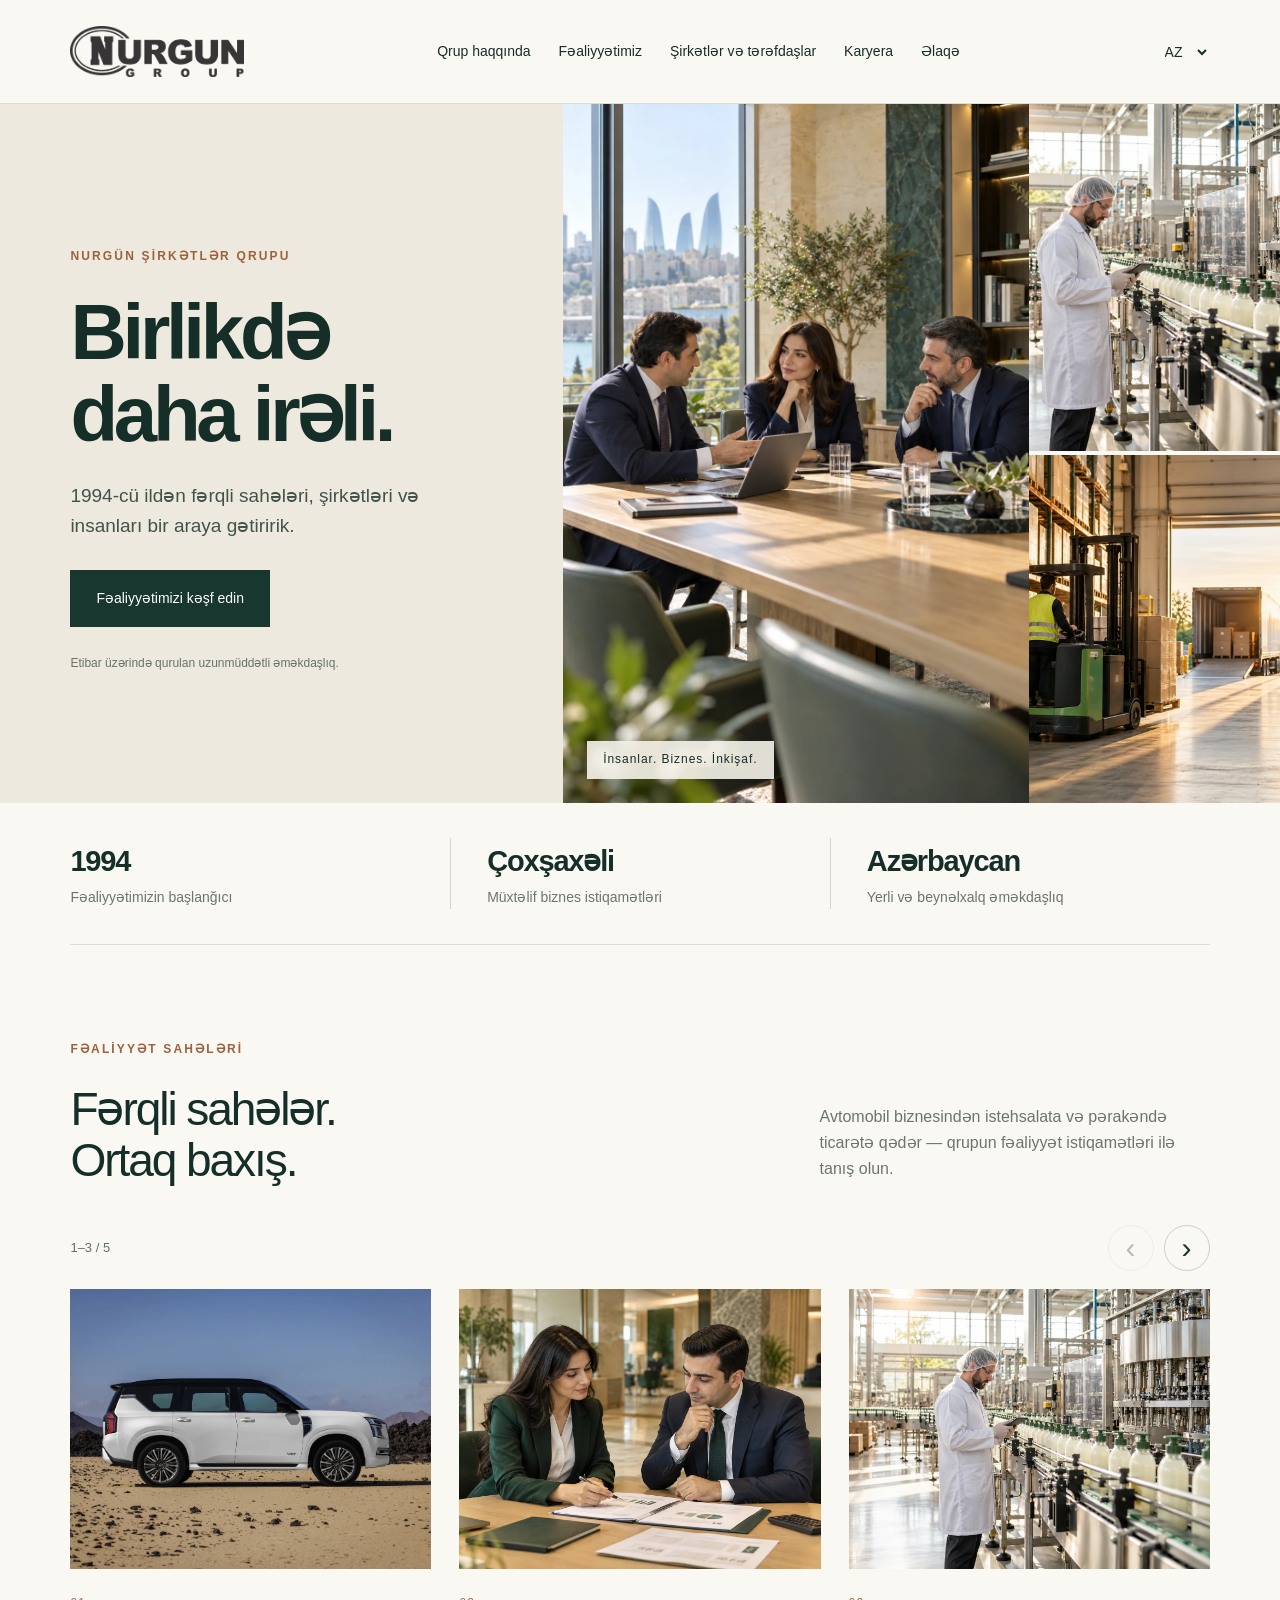
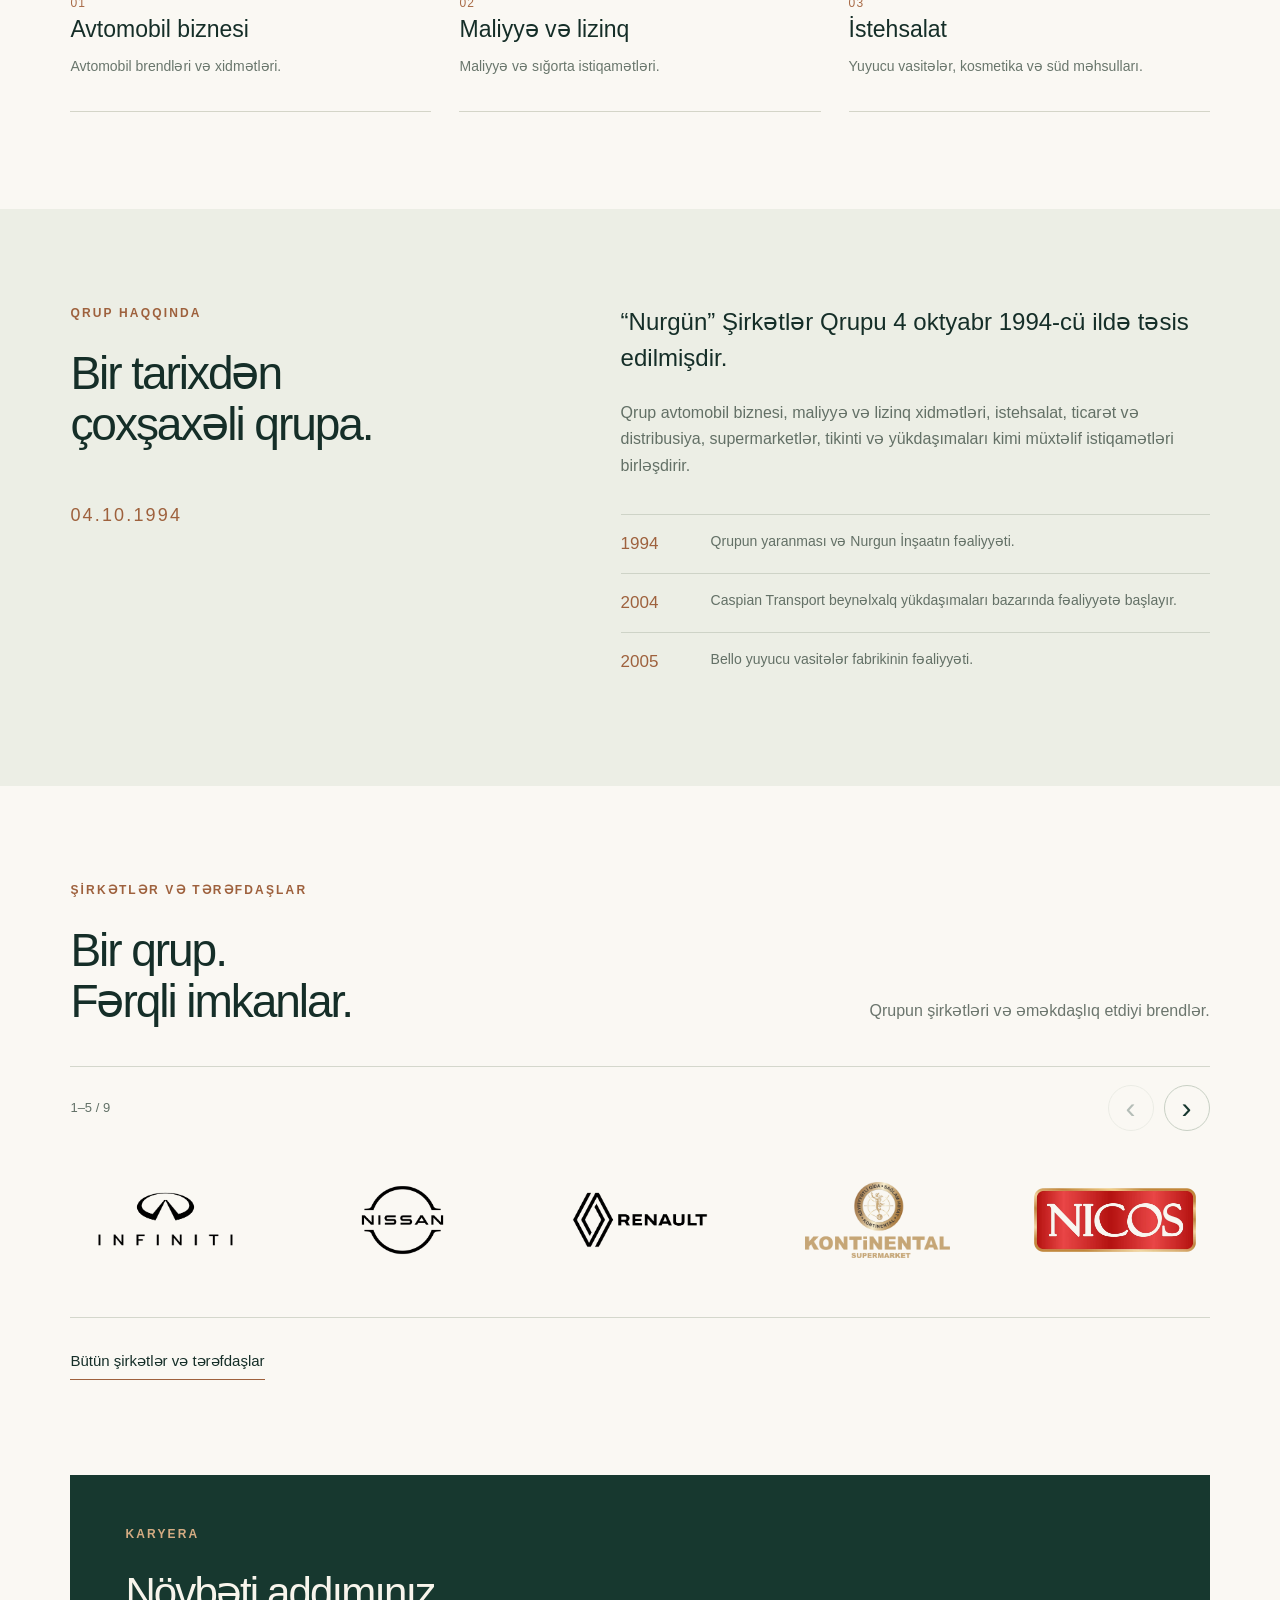
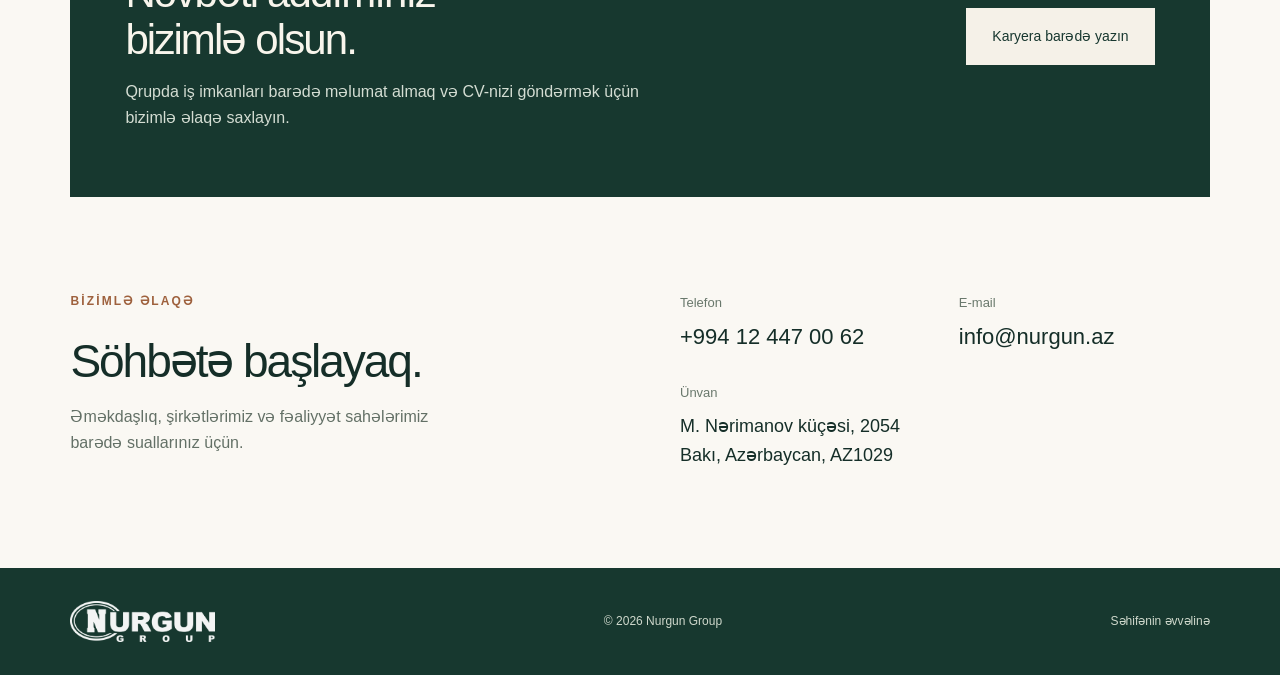
<file: index.html>
<!doctype html>
<html lang="az"><head><meta charset="utf-8"><meta name="viewport" content="width=device-width,initial-scale=1"><meta name="description" content="Nurgün Şirkətlər Qrupu — 1994-cü ildən avtomobil, maliyyə, istehsalat, ticarət və pərakəndə satış sahələrində."><title>Nurgün Şirkətlər Qrupu</title><link rel="icon" href="data:image/svg+xml,%3Csvg xmlns='http://www.w3.org/2000/svg' viewBox='0 0 32 32'%3E%3Crect width='32' height='32' rx='5' fill='%23132924'/%3E%3Ctext x='7' y='24' fill='%23f5f1e8' font-size='25' font-family='serif'%3EN%3C/text%3E%3C/svg%3E"><link rel="stylesheet" href="style.css"><script src="app.js" defer></script></head>
<body><a href="#main" class="skip" data-i="skip">Məzmuna keç</a><header><a class="brand" href="index.html" aria-label="Nurgun Group"><img src="assets/logo-default.webp" alt="Nurgun Group" width="174" height="50"></a><nav id="nav" aria-label="Əsas naviqasiya"><a href="about.html" data-i="navAbout">Qrup haqqında</a><a href="business.html" data-i="navBusiness">Fəaliyyətimiz</a><a href="companies.html" data-i="navCompanies">Şirkətlər və tərəfdaşlar</a><a href="career.html" data-i="navCareer">Karyera</a><a href="contact.html" data-i="navContact">Əlaqə</a></nav><div class="controls"><select id="language" aria-label="Dil"><option value="az">AZ</option><option value="en">EN</option><option value="ru">RU</option></select><button id="menu" aria-expanded="false" aria-controls="nav" aria-label="Menyunu aç">☰</button></div></header>
<main id="main"><section class="hero"><div class="hero-copy"><p class="eyebrow" data-i="heroLabel">NURGÜN ŞİRKƏTLƏR QRUPU</p><h1 data-i="heroTitle">Birlikdə<br>daha irəli.</h1><p class="hero-description" data-i="heroDescription">1994-cü ildən fərqli sahələri, şirkətləri və insanları bir araya gətiririk.</p><a class="button" href="business.html" data-i="heroButton">Fəaliyyətimizi kəşf edin</a><span class="hero-note" data-i="heroNote">Etibar üzərində qurulan uzunmüddətli əməkdaşlıq.</span></div><div class="hero-images"><img class="hero-team" src="assets/about-11.webp" alt="İş görüşü" width="864" height="864"><div class="hero-side"><img src="assets/production.webp" alt="İstehsalat xətti" width="424" height="650"><img src="assets/trading.webp" alt="Anbar və distribusiya" width="424" height="650"></div><span class="photo-label" data-i="photoLabel">İnsanlar. Biznes. İnkişaf.</span></div></section>
<section class="facts wrap" aria-label="Qrup haqqında əsas məlumat"><div><span class="fact-value">1994</span><span data-i="factYear">Fəaliyyətimizin başlanğıcı</span></div><div><span class="fact-value" data-i="factDiverse">Çoxşaxəli</span><span data-i="factFields">Müxtəlif biznes istiqamətləri</span></div><div><span class="fact-value" data-i="factCountry">Azərbaycan</span><span data-i="factLocal">Yerli və beynəlxalq əməkdaşlıq</span></div></section>
<section class="section wrap" id="business"><div class="section-head"><div><p class="eyebrow" data-i="businessLabel">FƏALİYYƏT SAHƏLƏRİ</p><h2 data-i="businessTitle">Fərqli sahələr.<br>Ortaq baxış.</h2></div><p data-i="businessIntro">Avtomobil biznesindən istehsalata və pərakəndə ticarətə qədər — qrupun fəaliyyət istiqamətləri ilə tanış olun.</p></div><div class="carousel" data-carousel="businessCards"><div class="carousel-toolbar"><span class="carousel-count" id="businessPosition" aria-live="polite"></span><div class="carousel-buttons"><button type="button" class="carousel-prev" aria-label="Əvvəlki">‹</button><button type="button" class="carousel-next" aria-label="Növbəti">›</button></div></div><div id="businessCards" class="business-grid carousel-track" tabindex="0" role="region" aria-label="Fəaliyyət sahələri"></div></div></section>
<section class="about section" id="about"><div class="wrap about-grid"><div><p class="eyebrow" data-i="aboutLabel">QRUP HAQQINDA</p><h2 data-i="aboutTitle">Bir tarixdən<br>çoxşaxəli qrupa.</h2><div class="date-mark">04.10.1994</div></div><div><p class="lead" data-i="aboutLead">“Nurgün” Şirkətlər Qrupu 4 oktyabr 1994-cü ildə təsis edilmişdir.</p><p data-i="aboutText">Qrup avtomobil biznesi, maliyyə və lizinq xidmətləri, istehsalat, ticarət və distribusiya, supermarketlər, tikinti və yükdaşımaları kimi müxtəlif istiqamətləri birləşdirir.</p><div class="history"><div><span>1994</span><p data-i="history1">Qrupun yaranması və Nurgun İnşaatın fəaliyyəti.</p></div><div><span>2004</span><p data-i="history2">Caspian Transport beynəlxalq yükdaşımaları bazarında fəaliyyətə başlayır.</p></div><div><span>2005</span><p data-i="history3">Bello yuyucu vasitələr fabrikinin fəaliyyəti.</p></div></div></div></div></section>
<section class="section wrap" id="companies"><div class="section-head"><div><p class="eyebrow" data-i="companiesLabel">ŞİRKƏTLƏR VƏ TƏRƏFDAŞLAR</p><h2 data-i="companiesTitle">Bir qrup.<br>Fərqli imkanlar.</h2></div><p data-i="companiesIntro">Qrupun şirkətləri və əməkdaşlıq etdiyi brendlər.</p></div><div class="carousel partners-carousel" data-carousel="logos"><div class="carousel-toolbar"><span class="carousel-count" id="partnerPosition" aria-live="polite"></span><div class="carousel-buttons"><button type="button" class="carousel-prev" aria-label="Əvvəlki">‹</button><button type="button" class="carousel-next" aria-label="Növbəti">›</button></div></div><div class="logo-grid carousel-track" id="logos" tabindex="0" role="region" aria-label="Şirkətlər və tərəfdaşlar"></div></div><div class="section-link"><a class="text-link" href="companies.html" data-i="allCompanies">Bütün şirkətlər və tərəfdaşlar</a></div></section>
<section class="career wrap" id="career"><div><p class="eyebrow" data-i="careerLabel">KARYERA</p><h2 data-i="careerTitle">Növbəti addımınız<br>bizimlə olsun.</h2><p data-i="careerText">Qrupda iş imkanları barədə məlumat almaq və CV-nizi göndərmək üçün bizimlə əlaqə saxlayın.</p></div><a class="button light" href="mailto:info@nurgun.az?subject=Karyera%20müraciəti" data-i="careerButton">Karyera barədə yazın</a></section>
<section class="section wrap contact" id="contact"><div><p class="eyebrow" data-i="contactLabel">BİZİMLƏ ƏLAQƏ</p><h2 data-i="contactTitle">Söhbətə başlayaq.</h2><p data-i="contactText">Əməkdaşlıq, şirkətlərimiz və fəaliyyət sahələrimiz barədə suallarınız üçün.</p></div><div class="contact-details"><div><span data-i="phone">Telefon</span><a href="tel:+994124470062">+994 12 447 00 62</a></div><div><span data-i="email">E-mail</span><a href="mailto:info@nurgun.az">info@nurgun.az</a></div><div><span data-i="address">Ünvan</span><p data-i="addressText">M. Nərimanov küçəsi, 2054<br>Bakı, Azərbaycan, AZ1029</p></div></div></section></main>
<footer class="wrap"><a class="brand" href="index.html"><img src="assets/logo-default.webp" alt="Nurgun Group" width="145" height="42" loading="lazy"></a><p>© <span id="year">2026</span> Nurgun Group</p><a href="#main" data-i="top">Səhifənin əvvəlinə</a></footer></body></html>
</file>
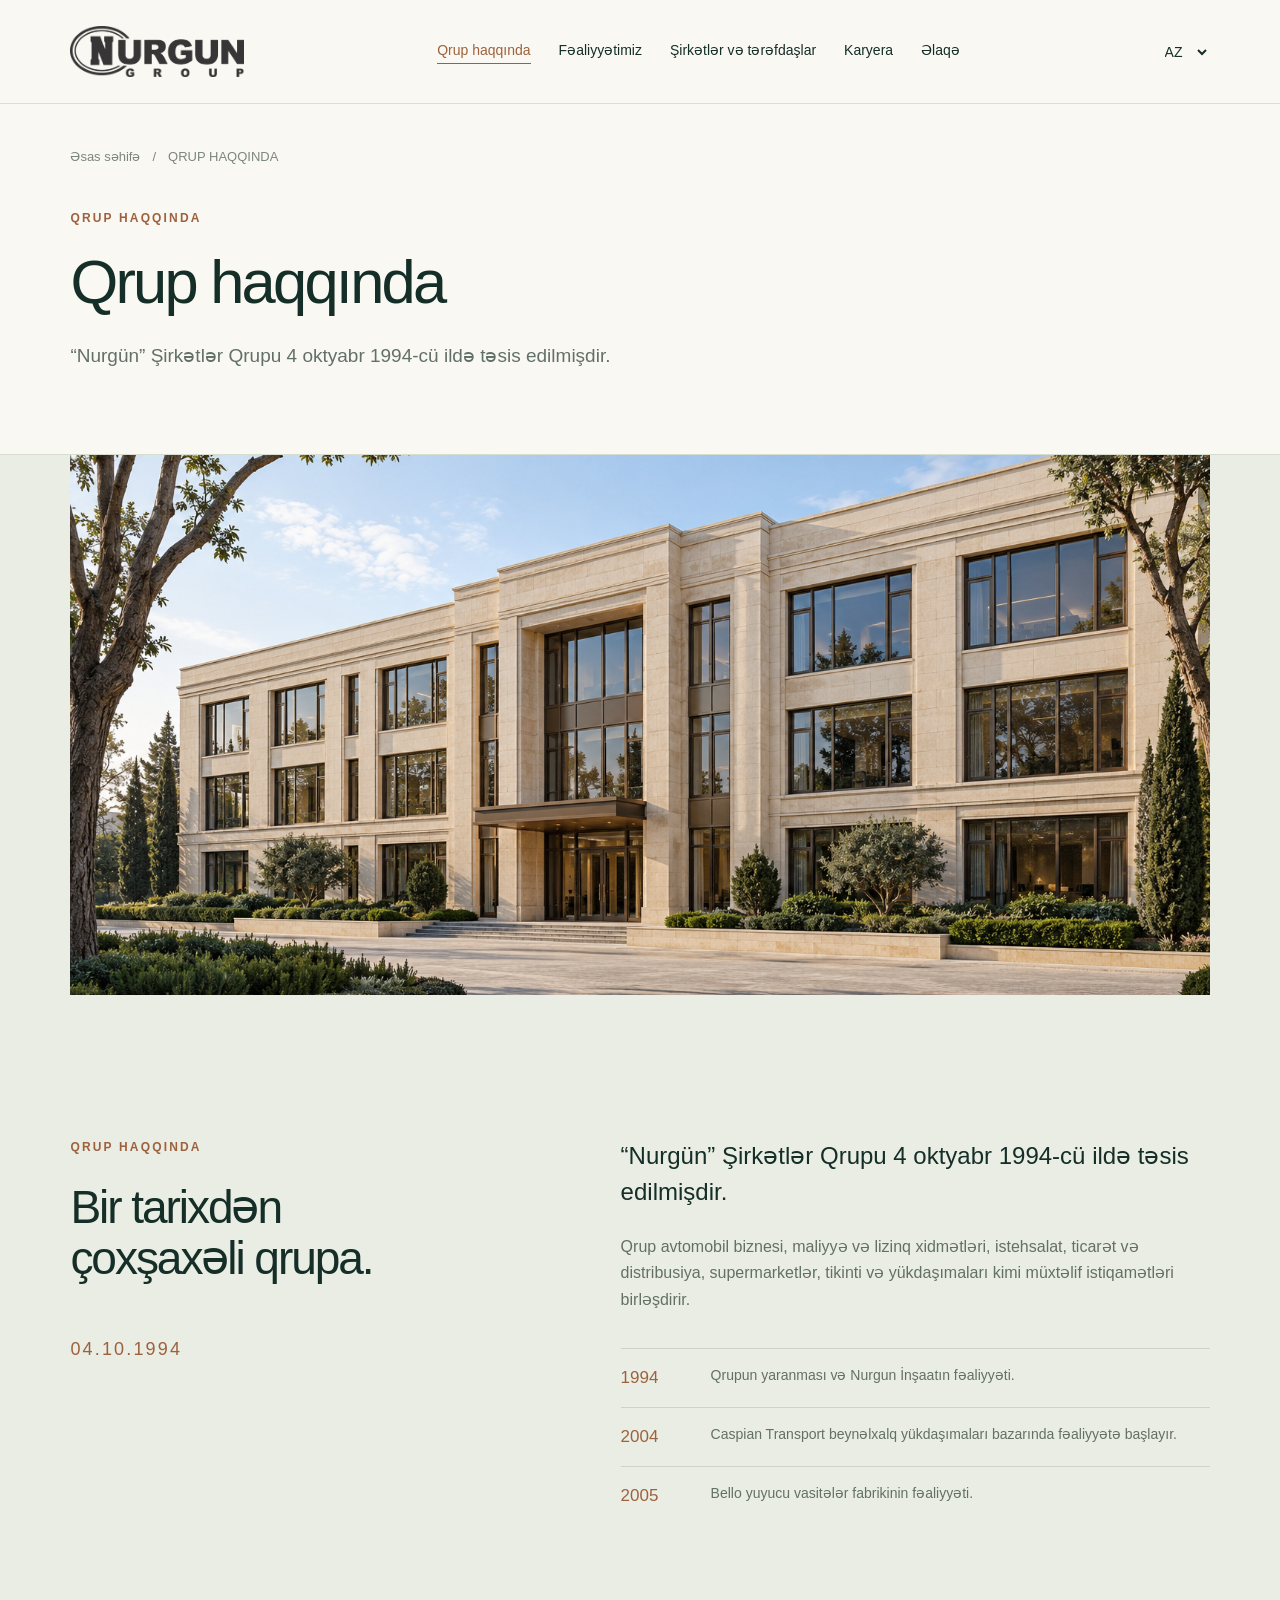
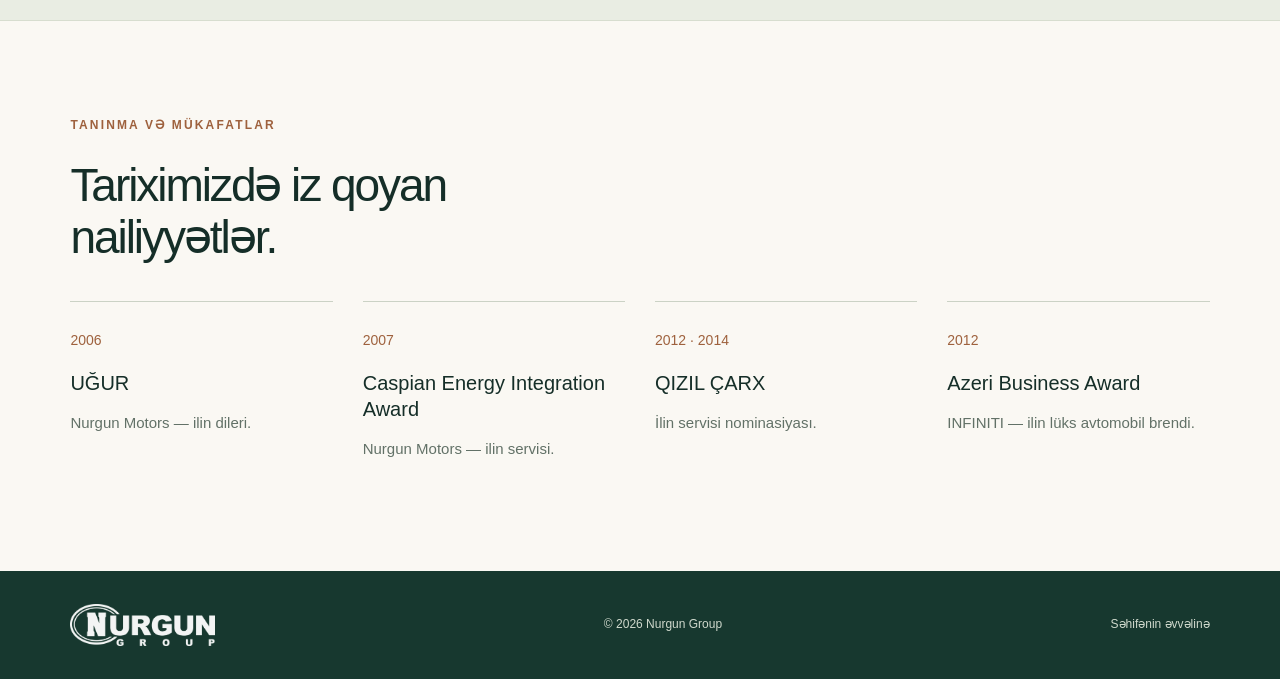
<file: about.html>
<!doctype html>
<html lang="az"><head><meta charset="utf-8"><meta name="viewport" content="width=device-width,initial-scale=1"><meta name="description" content="Nurgün Şirkətlər Qrupu — 1994-cü ildən avtomobil, maliyyə, istehsalat, ticarət və pərakəndə satış sahələrində."><title>Qrup haqqında — Nurgun Group</title><link rel="icon" href="data:image/svg+xml,%3Csvg xmlns='http://www.w3.org/2000/svg' viewBox='0 0 32 32'%3E%3Crect width='32' height='32' rx='5' fill='%23132924'/%3E%3Ctext x='7' y='24' fill='%23f5f1e8' font-size='25' font-family='serif'%3EN%3C/text%3E%3C/svg%3E"><link rel="stylesheet" href="style.css"><script src="app.js" defer></script></head>
<body data-page="about"><a href="#main" class="skip" data-i="skip">Məzmuna keç</a><header><a class="brand" href="index.html" aria-label="Nurgun Group"><img src="assets/logo-default.webp" alt="Nurgun Group" width="174" height="50"></a><nav id="nav" aria-label="Əsas naviqasiya"><a href="about.html" data-i="navAbout">Qrup haqqında</a><a href="business.html" data-i="navBusiness">Fəaliyyətimiz</a><a href="companies.html" data-i="navCompanies">Şirkətlər və tərəfdaşlar</a><a href="career.html" data-i="navCareer">Karyera</a><a href="contact.html" data-i="navContact">Əlaqə</a></nav><div class="controls"><select id="language" aria-label="Dil"><option value="az">AZ</option><option value="en">EN</option><option value="ru">RU</option></select><button id="menu" aria-expanded="false" aria-controls="nav" aria-label="Menyunu aç">☰</button></div></header>
<main id="main"><section class="page-heading wrap"><p class="breadcrumb"><a href="index.html" data-i="home">Əsas səhifə</a><span>/</span><span data-i="aboutLabel"></span></p><p class="eyebrow" data-i="aboutLabel"></p><h1 data-i="navAbout"></h1><p class="page-intro" data-i="aboutLead"></p></section><figure class="wrap" style="margin-top:0;margin-bottom:0;padding-bottom:48px"><img src="assets/group-building.png?v=real-office-2" alt="Nurgun Group — binanın giriş görünüşü" width="960" height="720" style="display:block;width:100%;height:auto;max-height:540px;object-fit:cover;object-position:center 55%" fetchpriority="high"></figure><section class="about section" id="about"><div class="wrap about-grid"><div><p class="eyebrow" data-i="aboutLabel">QRUP HAQQINDA</p><h2 data-i="aboutTitle">Bir tarixdən<br>çoxşaxəli qrupa.</h2><div class="date-mark">04.10.1994</div></div><div><p class="lead" data-i="aboutLead">“Nurgün” Şirkətlər Qrupu 4 oktyabr 1994-cü ildə təsis edilmişdir.</p><p data-i="aboutText">Qrup avtomobil biznesi, maliyyə və lizinq xidmətləri, istehsalat, ticarət və distribusiya, supermarketlər, tikinti və yükdaşımaları kimi müxtəlif istiqamətləri birləşdirir.</p><div class="history"><div><span>1994</span><p data-i="history1">Qrupun yaranması və Nurgun İnşaatın fəaliyyəti.</p></div><div><span>2004</span><p data-i="history2">Caspian Transport beynəlxalq yükdaşımaları bazarında fəaliyyətə başlayır.</p></div><div><span>2005</span><p data-i="history3">Bello yuyucu vasitələr fabrikinin fəaliyyəti.</p></div></div></div></div></section><section class="section wrap"><div class="section-head"><div><p class="eyebrow" data-i="recognitionLabel">TANINMA VƏ MÜKAFATLAR</p><h2 data-i="recognitionTitle">Tariximizdə iz qoyan<br>nailiyyətlər.</h2></div></div><div class="award-grid"><article><span>2006</span><h3>UĞUR</h3><p data-i="award1">Nurgun Motors — ilin dileri.</p></article><article><span>2007</span><h3>Caspian Energy Integration Award</h3><p data-i="award2">Nurgun Motors — ilin servisi.</p></article><article><span>2012 · 2014</span><h3>QIZIL ÇARX</h3><p data-i="award3">İlin servisi nominasiyası.</p></article><article><span>2012</span><h3>Azeri Business Award</h3><p data-i="award4">INFINITI — ilin lüks avtomobil brendi.</p></article></div></section></main><footer class="wrap"><a class="brand" href="index.html"><img src="assets/logo-default.webp" alt="Nurgun Group" width="145" height="42" loading="lazy"></a><p>© <span id="year">2026</span> Nurgun Group</p><a href="#main" data-i="top">Səhifənin əvvəlinə</a></footer></body></html>
</file>
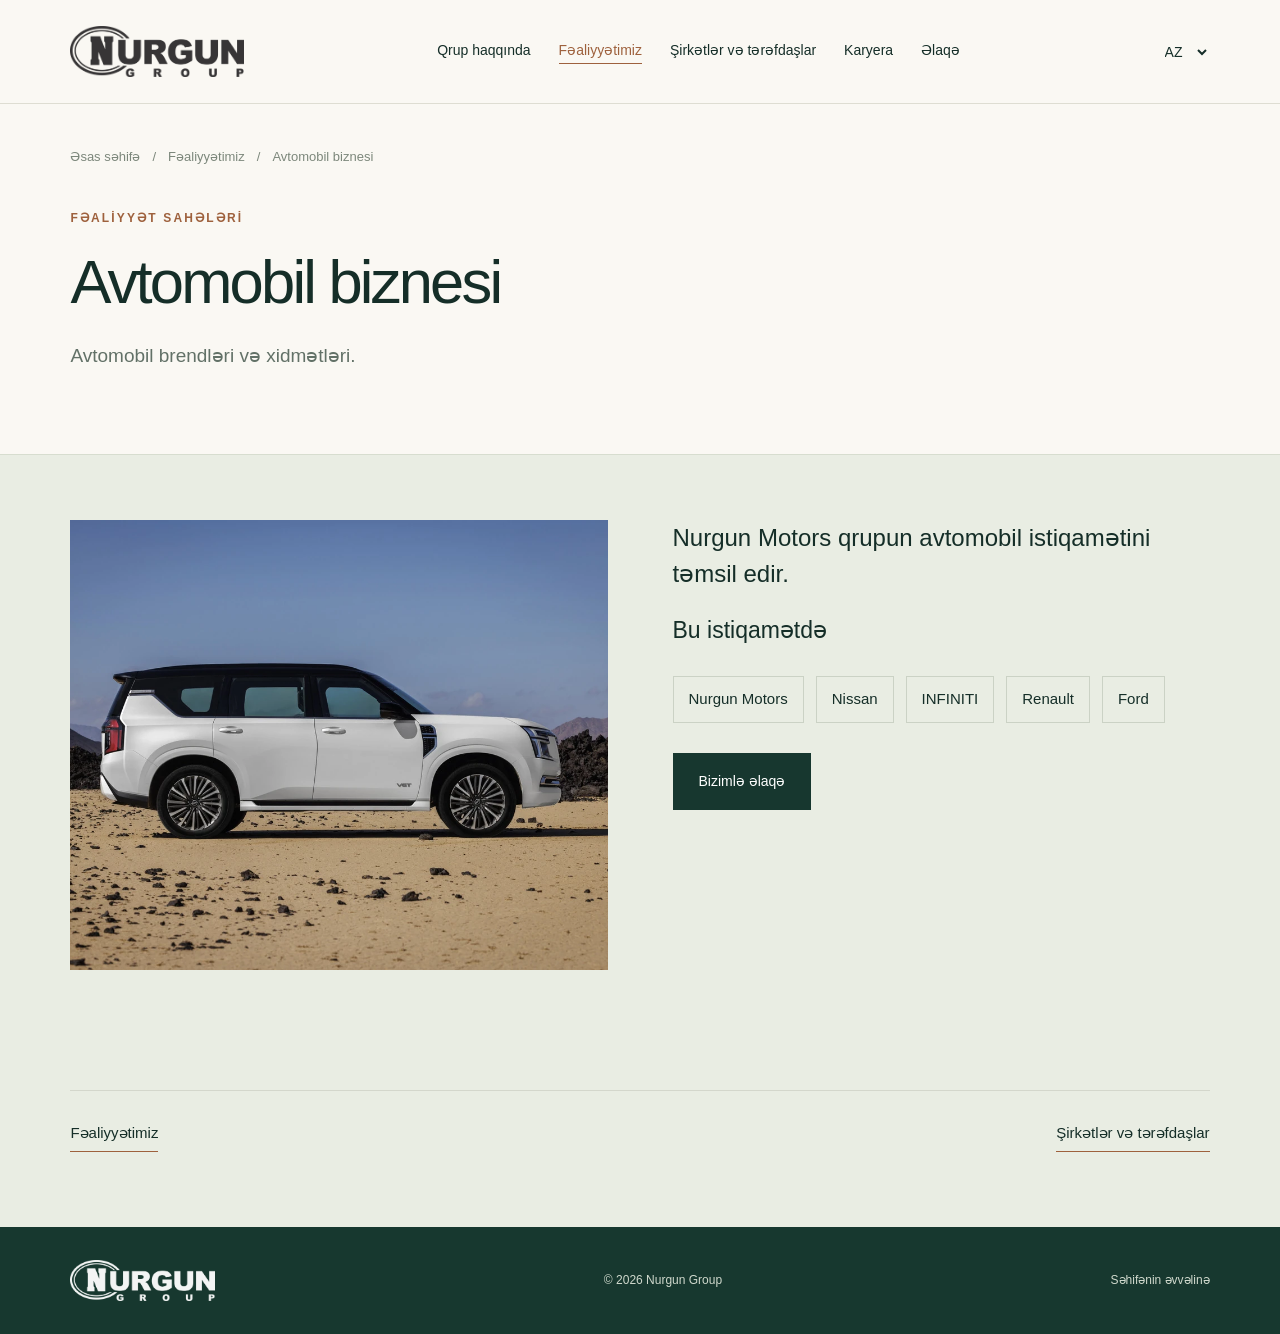
<file: business-automotive.html>
<!doctype html>
<html lang="az"><head><meta charset="utf-8"><meta name="viewport" content="width=device-width,initial-scale=1"><meta name="description" content="Nurgün Şirkətlər Qrupu — 1994-cü ildən avtomobil, maliyyə, istehsalat, ticarət və pərakəndə satış sahələrində."><title>Fəaliyyət sahəsi — Nurgun Group</title><link rel="icon" href="data:image/svg+xml,%3Csvg xmlns='http://www.w3.org/2000/svg' viewBox='0 0 32 32'%3E%3Crect width='32' height='32' rx='5' fill='%23132924'/%3E%3Ctext x='7' y='24' fill='%23f5f1e8' font-size='25' font-family='serif'%3EN%3C/text%3E%3C/svg%3E"><link rel="stylesheet" href="style.css"><script src="app.js" defer></script></head>
<body data-page="business-automotive"><a href="#main" class="skip" data-i="skip">Məzmuna keç</a><header><a class="brand" href="index.html" aria-label="Nurgun Group"><img src="assets/logo-default.webp" alt="Nurgun Group" width="174" height="50"></a><nav id="nav" aria-label="Əsas naviqasiya"><a href="about.html" data-i="navAbout">Qrup haqqında</a><a href="business.html" data-i="navBusiness">Fəaliyyətimiz</a><a href="companies.html" data-i="navCompanies">Şirkətlər və tərəfdaşlar</a><a href="career.html" data-i="navCareer">Karyera</a><a href="contact.html" data-i="navContact">Əlaqə</a></nav><div class="controls"><select id="language" aria-label="Dil"><option value="az">AZ</option><option value="en">EN</option><option value="ru">RU</option></select><button id="menu" aria-expanded="false" aria-controls="nav" aria-label="Menyunu aç">☰</button></div></header>
<main id="main"><div id="sectorPage"></div></main><footer class="wrap"><a class="brand" href="index.html"><img src="assets/logo-default.webp" alt="Nurgun Group" width="145" height="42" loading="lazy"></a><p>© <span id="year">2026</span> Nurgun Group</p><a href="#main" data-i="top">Səhifənin əvvəlinə</a></footer></body></html>
</file>
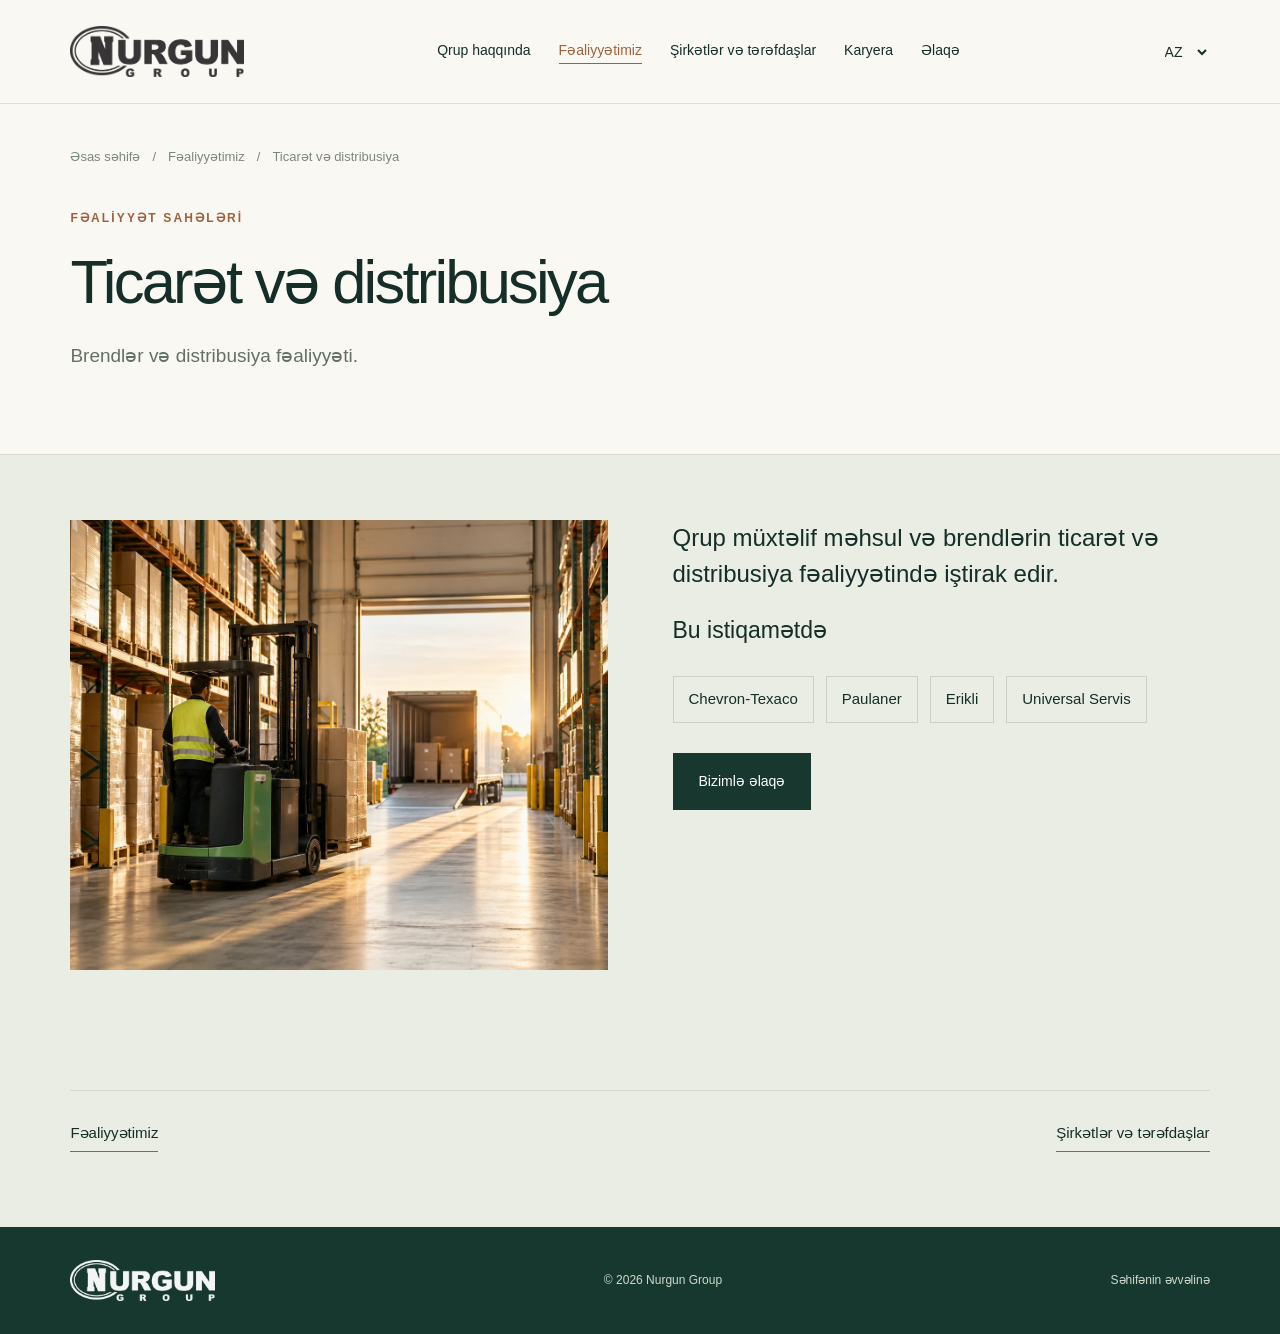
<file: business-distribution.html>
<!doctype html>
<html lang="az"><head><meta charset="utf-8"><meta name="viewport" content="width=device-width,initial-scale=1"><meta name="description" content="Nurgün Şirkətlər Qrupu — 1994-cü ildən avtomobil, maliyyə, istehsalat, ticarət və pərakəndə satış sahələrində."><title>Fəaliyyət sahəsi — Nurgun Group</title><link rel="icon" href="data:image/svg+xml,%3Csvg xmlns='http://www.w3.org/2000/svg' viewBox='0 0 32 32'%3E%3Crect width='32' height='32' rx='5' fill='%23132924'/%3E%3Ctext x='7' y='24' fill='%23f5f1e8' font-size='25' font-family='serif'%3EN%3C/text%3E%3C/svg%3E"><link rel="stylesheet" href="style.css"><script src="app.js" defer></script></head>
<body data-page="business-distribution"><a href="#main" class="skip" data-i="skip">Məzmuna keç</a><header><a class="brand" href="index.html" aria-label="Nurgun Group"><img src="assets/logo-default.webp" alt="Nurgun Group" width="174" height="50"></a><nav id="nav" aria-label="Əsas naviqasiya"><a href="about.html" data-i="navAbout">Qrup haqqında</a><a href="business.html" data-i="navBusiness">Fəaliyyətimiz</a><a href="companies.html" data-i="navCompanies">Şirkətlər və tərəfdaşlar</a><a href="career.html" data-i="navCareer">Karyera</a><a href="contact.html" data-i="navContact">Əlaqə</a></nav><div class="controls"><select id="language" aria-label="Dil"><option value="az">AZ</option><option value="en">EN</option><option value="ru">RU</option></select><button id="menu" aria-expanded="false" aria-controls="nav" aria-label="Menyunu aç">☰</button></div></header>
<main id="main"><div id="sectorPage"></div></main><footer class="wrap"><a class="brand" href="index.html"><img src="assets/logo-default.webp" alt="Nurgun Group" width="145" height="42" loading="lazy"></a><p>© <span id="year">2026</span> Nurgun Group</p><a href="#main" data-i="top">Səhifənin əvvəlinə</a></footer></body></html>
</file>
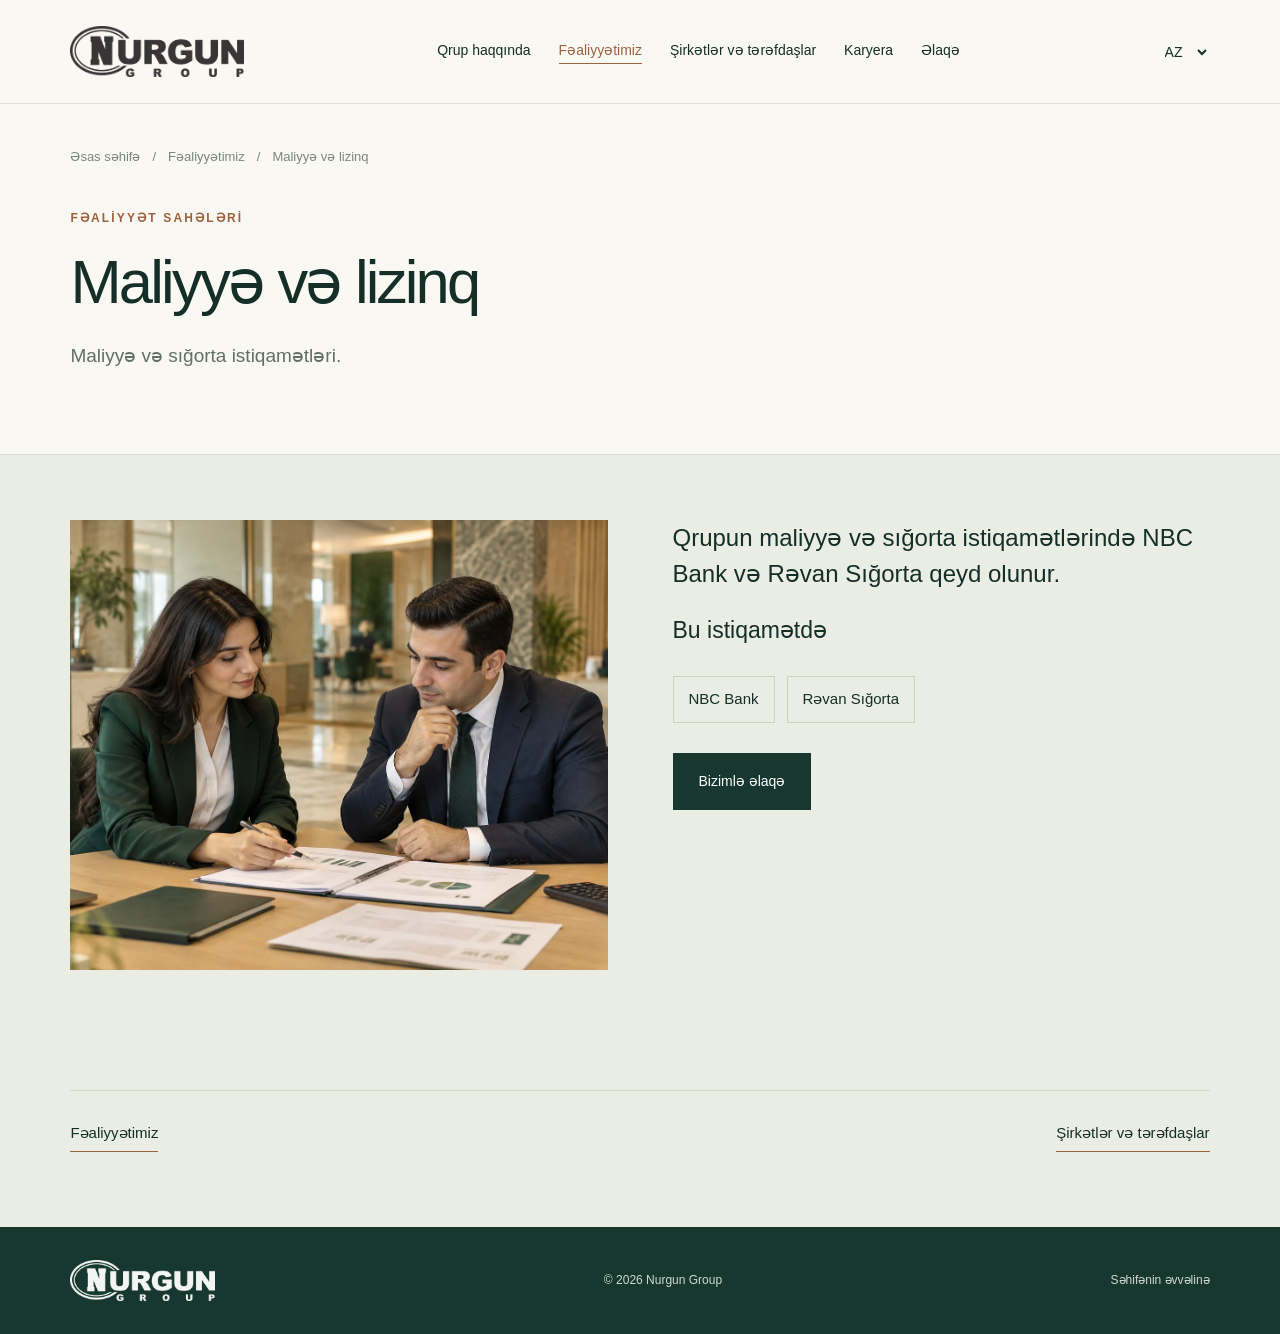
<file: business-finance.html>
<!doctype html>
<html lang="az"><head><meta charset="utf-8"><meta name="viewport" content="width=device-width,initial-scale=1"><meta name="description" content="Nurgün Şirkətlər Qrupu — 1994-cü ildən avtomobil, maliyyə, istehsalat, ticarət və pərakəndə satış sahələrində."><title>Fəaliyyət sahəsi — Nurgun Group</title><link rel="icon" href="data:image/svg+xml,%3Csvg xmlns='http://www.w3.org/2000/svg' viewBox='0 0 32 32'%3E%3Crect width='32' height='32' rx='5' fill='%23132924'/%3E%3Ctext x='7' y='24' fill='%23f5f1e8' font-size='25' font-family='serif'%3EN%3C/text%3E%3C/svg%3E"><link rel="stylesheet" href="style.css"><script src="app.js" defer></script></head>
<body data-page="business-finance"><a href="#main" class="skip" data-i="skip">Məzmuna keç</a><header><a class="brand" href="index.html" aria-label="Nurgun Group"><img src="assets/logo-default.webp" alt="Nurgun Group" width="174" height="50"></a><nav id="nav" aria-label="Əsas naviqasiya"><a href="about.html" data-i="navAbout">Qrup haqqında</a><a href="business.html" data-i="navBusiness">Fəaliyyətimiz</a><a href="companies.html" data-i="navCompanies">Şirkətlər və tərəfdaşlar</a><a href="career.html" data-i="navCareer">Karyera</a><a href="contact.html" data-i="navContact">Əlaqə</a></nav><div class="controls"><select id="language" aria-label="Dil"><option value="az">AZ</option><option value="en">EN</option><option value="ru">RU</option></select><button id="menu" aria-expanded="false" aria-controls="nav" aria-label="Menyunu aç">☰</button></div></header>
<main id="main"><div id="sectorPage"></div></main><footer class="wrap"><a class="brand" href="index.html"><img src="assets/logo-default.webp" alt="Nurgun Group" width="145" height="42" loading="lazy"></a><p>© <span id="year">2026</span> Nurgun Group</p><a href="#main" data-i="top">Səhifənin əvvəlinə</a></footer></body></html>
</file>
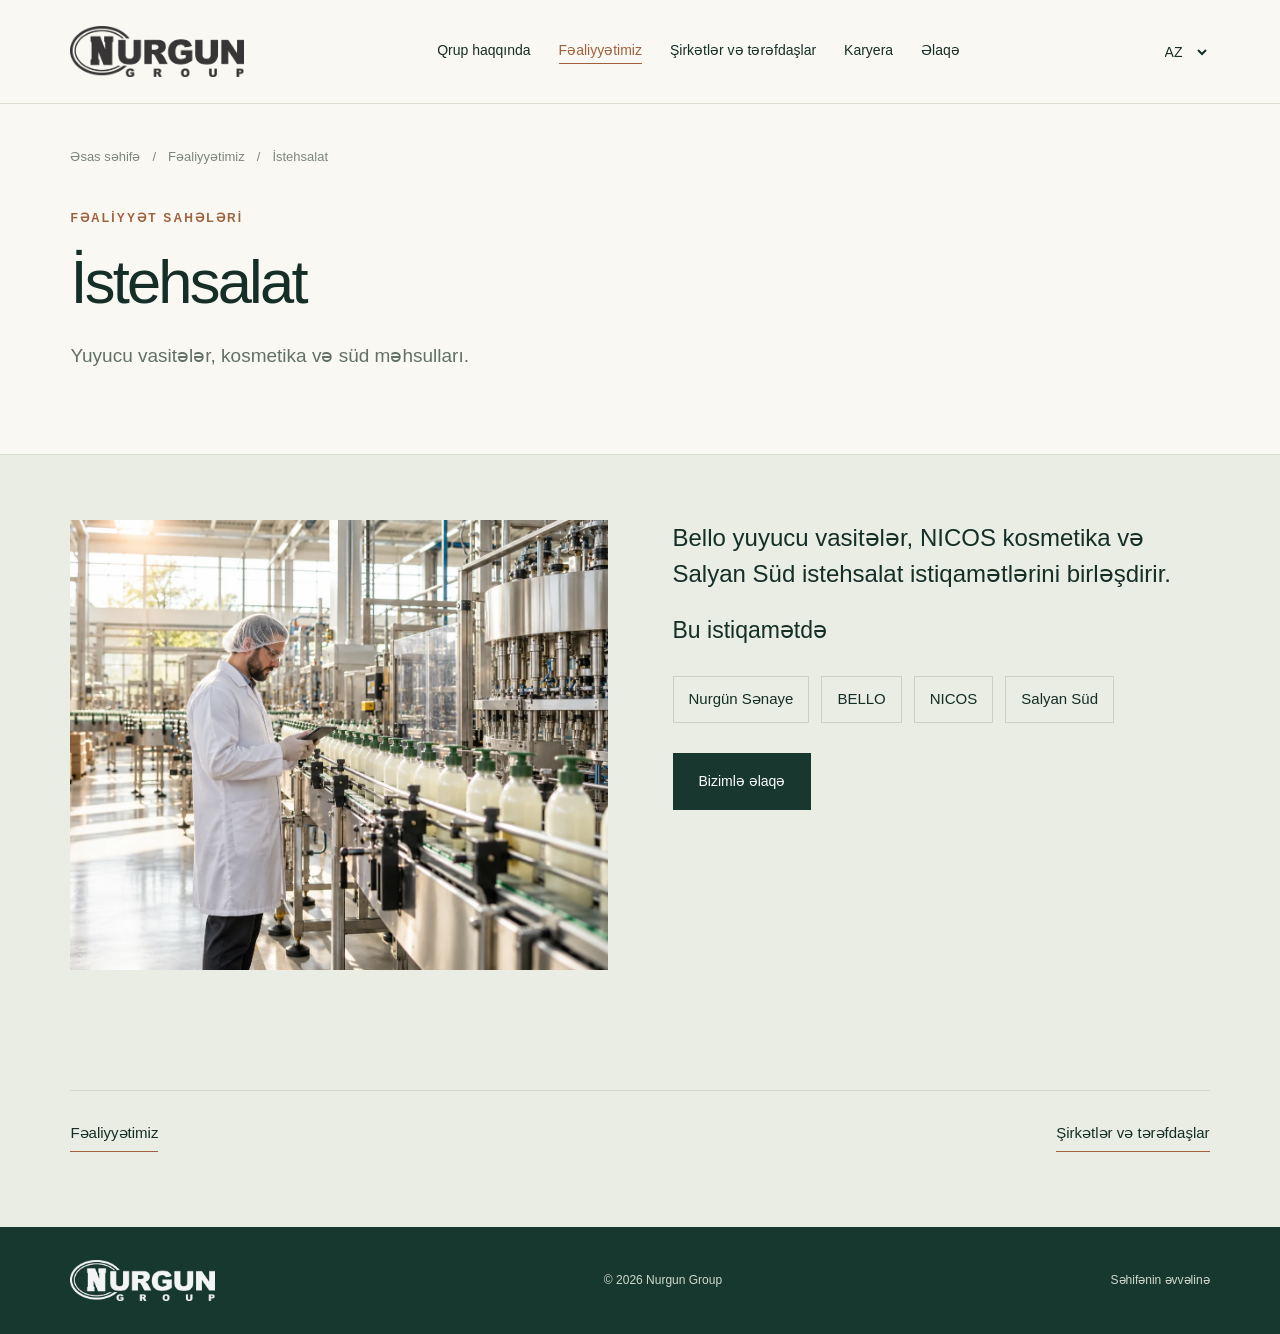
<file: business-manufacturing.html>
<!doctype html>
<html lang="az"><head><meta charset="utf-8"><meta name="viewport" content="width=device-width,initial-scale=1"><meta name="description" content="Nurgün Şirkətlər Qrupu — 1994-cü ildən avtomobil, maliyyə, istehsalat, ticarət və pərakəndə satış sahələrində."><title>Fəaliyyət sahəsi — Nurgun Group</title><link rel="icon" href="data:image/svg+xml,%3Csvg xmlns='http://www.w3.org/2000/svg' viewBox='0 0 32 32'%3E%3Crect width='32' height='32' rx='5' fill='%23132924'/%3E%3Ctext x='7' y='24' fill='%23f5f1e8' font-size='25' font-family='serif'%3EN%3C/text%3E%3C/svg%3E"><link rel="stylesheet" href="style.css"><script src="app.js" defer></script></head>
<body data-page="business-manufacturing"><a href="#main" class="skip" data-i="skip">Məzmuna keç</a><header><a class="brand" href="index.html" aria-label="Nurgun Group"><img src="assets/logo-default.webp" alt="Nurgun Group" width="174" height="50"></a><nav id="nav" aria-label="Əsas naviqasiya"><a href="about.html" data-i="navAbout">Qrup haqqında</a><a href="business.html" data-i="navBusiness">Fəaliyyətimiz</a><a href="companies.html" data-i="navCompanies">Şirkətlər və tərəfdaşlar</a><a href="career.html" data-i="navCareer">Karyera</a><a href="contact.html" data-i="navContact">Əlaqə</a></nav><div class="controls"><select id="language" aria-label="Dil"><option value="az">AZ</option><option value="en">EN</option><option value="ru">RU</option></select><button id="menu" aria-expanded="false" aria-controls="nav" aria-label="Menyunu aç">☰</button></div></header>
<main id="main"><div id="sectorPage"></div></main><footer class="wrap"><a class="brand" href="index.html"><img src="assets/logo-default.webp" alt="Nurgun Group" width="145" height="42" loading="lazy"></a><p>© <span id="year">2026</span> Nurgun Group</p><a href="#main" data-i="top">Səhifənin əvvəlinə</a></footer></body></html>
</file>
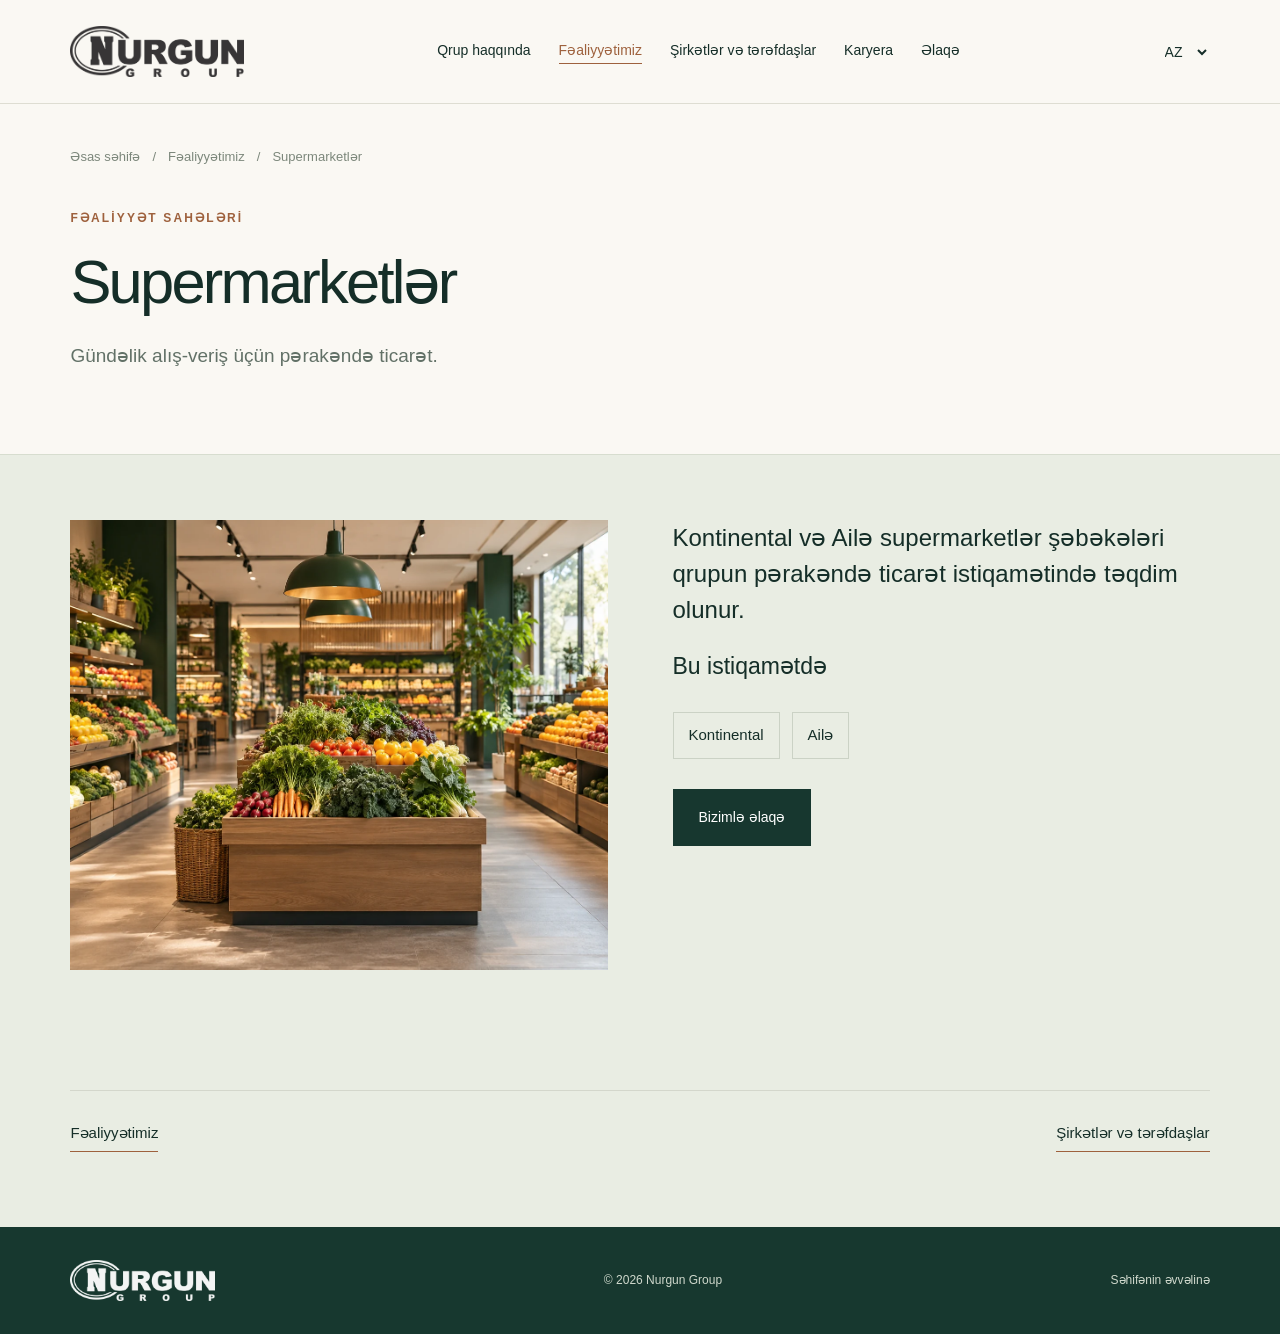
<file: business-supermarkets.html>
<!doctype html>
<html lang="az"><head><meta charset="utf-8"><meta name="viewport" content="width=device-width,initial-scale=1"><meta name="description" content="Nurgün Şirkətlər Qrupu — 1994-cü ildən avtomobil, maliyyə, istehsalat, ticarət və pərakəndə satış sahələrində."><title>Fəaliyyət sahəsi — Nurgun Group</title><link rel="icon" href="data:image/svg+xml,%3Csvg xmlns='http://www.w3.org/2000/svg' viewBox='0 0 32 32'%3E%3Crect width='32' height='32' rx='5' fill='%23132924'/%3E%3Ctext x='7' y='24' fill='%23f5f1e8' font-size='25' font-family='serif'%3EN%3C/text%3E%3C/svg%3E"><link rel="stylesheet" href="style.css"><script src="app.js" defer></script></head>
<body data-page="business-supermarkets"><a href="#main" class="skip" data-i="skip">Məzmuna keç</a><header><a class="brand" href="index.html" aria-label="Nurgun Group"><img src="assets/logo-default.webp" alt="Nurgun Group" width="174" height="50"></a><nav id="nav" aria-label="Əsas naviqasiya"><a href="about.html" data-i="navAbout">Qrup haqqında</a><a href="business.html" data-i="navBusiness">Fəaliyyətimiz</a><a href="companies.html" data-i="navCompanies">Şirkətlər və tərəfdaşlar</a><a href="career.html" data-i="navCareer">Karyera</a><a href="contact.html" data-i="navContact">Əlaqə</a></nav><div class="controls"><select id="language" aria-label="Dil"><option value="az">AZ</option><option value="en">EN</option><option value="ru">RU</option></select><button id="menu" aria-expanded="false" aria-controls="nav" aria-label="Menyunu aç">☰</button></div></header>
<main id="main"><div id="sectorPage"></div></main><footer class="wrap"><a class="brand" href="index.html"><img src="assets/logo-default.webp" alt="Nurgun Group" width="145" height="42" loading="lazy"></a><p>© <span id="year">2026</span> Nurgun Group</p><a href="#main" data-i="top">Səhifənin əvvəlinə</a></footer></body></html>
</file>
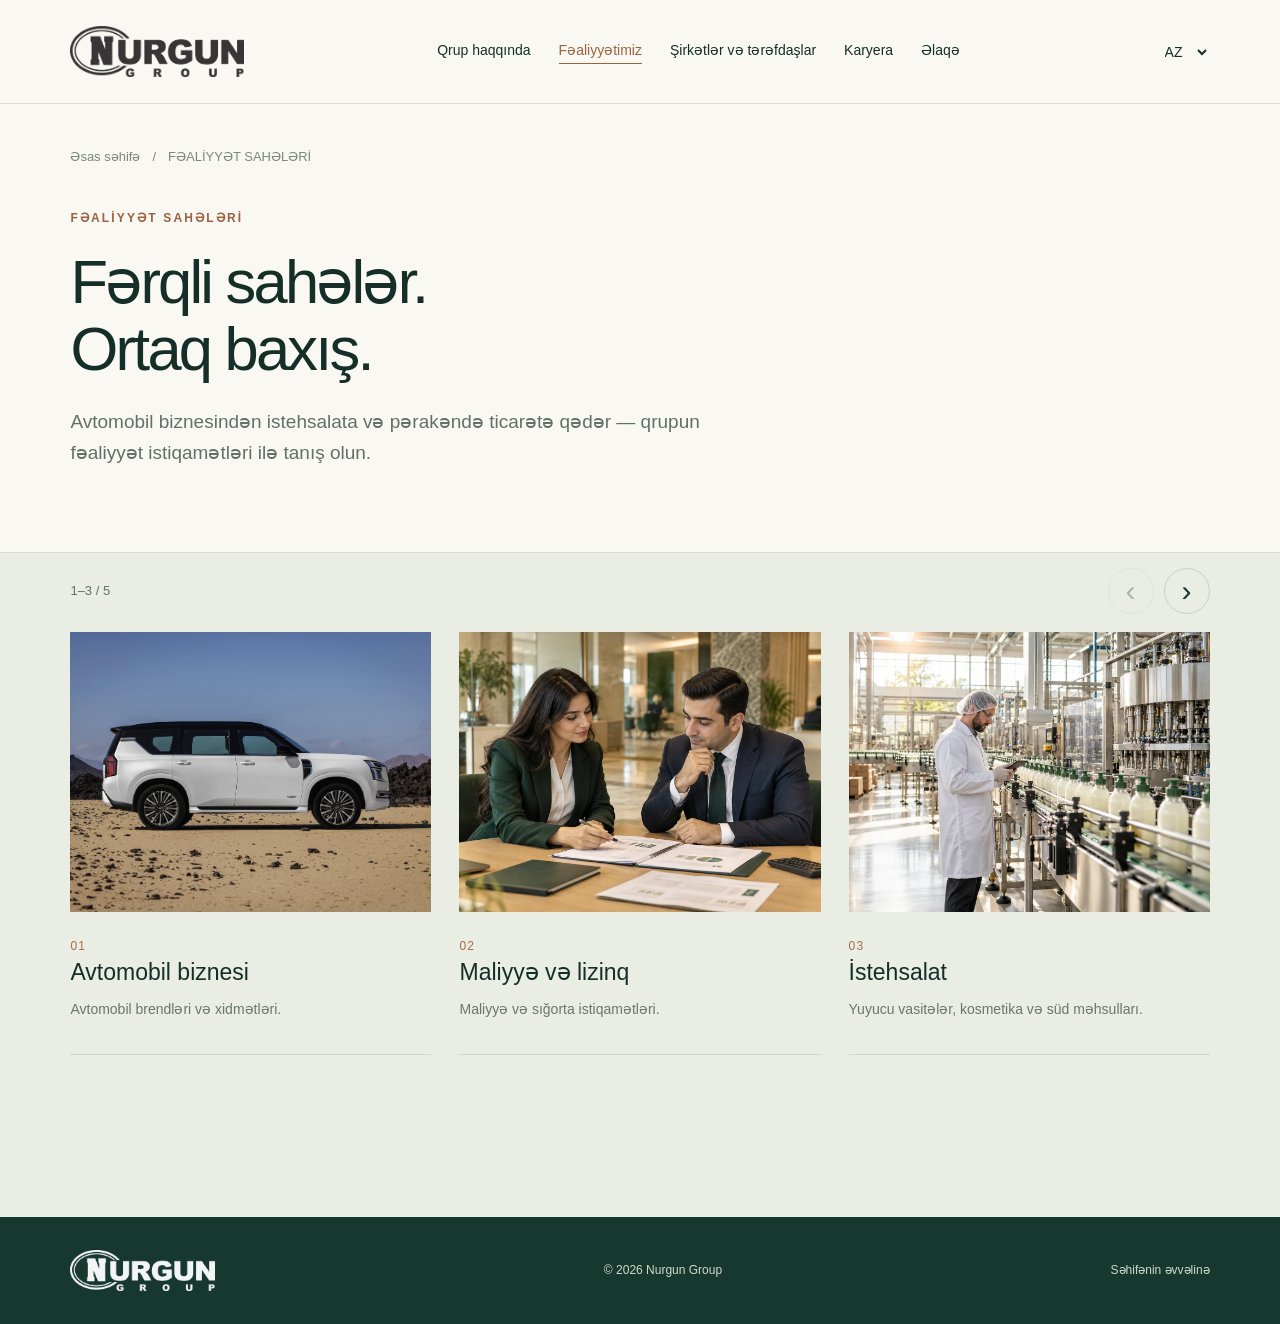
<file: business.html>
<!doctype html>
<html lang="az"><head><meta charset="utf-8"><meta name="viewport" content="width=device-width,initial-scale=1"><meta name="description" content="Nurgün Şirkətlər Qrupu — 1994-cü ildən avtomobil, maliyyə, istehsalat, ticarət və pərakəndə satış sahələrində."><title>Fəaliyyət sahələri — Nurgun Group</title><link rel="icon" href="data:image/svg+xml,%3Csvg xmlns='http://www.w3.org/2000/svg' viewBox='0 0 32 32'%3E%3Crect width='32' height='32' rx='5' fill='%23132924'/%3E%3Ctext x='7' y='24' fill='%23f5f1e8' font-size='25' font-family='serif'%3EN%3C/text%3E%3C/svg%3E"><link rel="stylesheet" href="style.css"><script src="app.js" defer></script></head>
<body data-page="business"><a href="#main" class="skip" data-i="skip">Məzmuna keç</a><header><a class="brand" href="index.html" aria-label="Nurgun Group"><img src="assets/logo-default.webp" alt="Nurgun Group" width="174" height="50"></a><nav id="nav" aria-label="Əsas naviqasiya"><a href="about.html" data-i="navAbout">Qrup haqqında</a><a href="business.html" data-i="navBusiness">Fəaliyyətimiz</a><a href="companies.html" data-i="navCompanies">Şirkətlər və tərəfdaşlar</a><a href="career.html" data-i="navCareer">Karyera</a><a href="contact.html" data-i="navContact">Əlaqə</a></nav><div class="controls"><select id="language" aria-label="Dil"><option value="az">AZ</option><option value="en">EN</option><option value="ru">RU</option></select><button id="menu" aria-expanded="false" aria-controls="nav" aria-label="Menyunu aç">☰</button></div></header>
<main id="main"><section class="page-heading wrap"><p class="breadcrumb"><a href="index.html" data-i="home">Əsas səhifə</a><span>/</span><span data-i="businessLabel"></span></p><p class="eyebrow" data-i="businessLabel"></p><h1 data-i="businessTitle"></h1><p class="page-intro" data-i="businessIntro"></p></section><section class="section wrap" id="business"><div class="section-head"><div><p class="eyebrow" data-i="businessLabel">FƏALİYYƏT SAHƏLƏRİ</p><h2 data-i="businessTitle">Fərqli sahələr.<br>Ortaq baxış.</h2></div><p data-i="businessIntro">Avtomobil biznesindən istehsalata və pərakəndə ticarətə qədər — qrupun fəaliyyət istiqamətləri ilə tanış olun.</p></div><div class="carousel" data-carousel="businessCards"><div class="carousel-toolbar"><span class="carousel-count" id="businessPosition" aria-live="polite"></span><div class="carousel-buttons"><button type="button" class="carousel-prev" aria-label="Əvvəlki">‹</button><button type="button" class="carousel-next" aria-label="Növbəti">›</button></div></div><div id="businessCards" class="business-grid carousel-track" tabindex="0" role="region" aria-label="Fəaliyyət sahələri"></div></div></section></main><footer class="wrap"><a class="brand" href="index.html"><img src="assets/logo-default.webp" alt="Nurgun Group" width="145" height="42" loading="lazy"></a><p>© <span id="year">2026</span> Nurgun Group</p><a href="#main" data-i="top">Səhifənin əvvəlinə</a></footer></body></html>
</file>
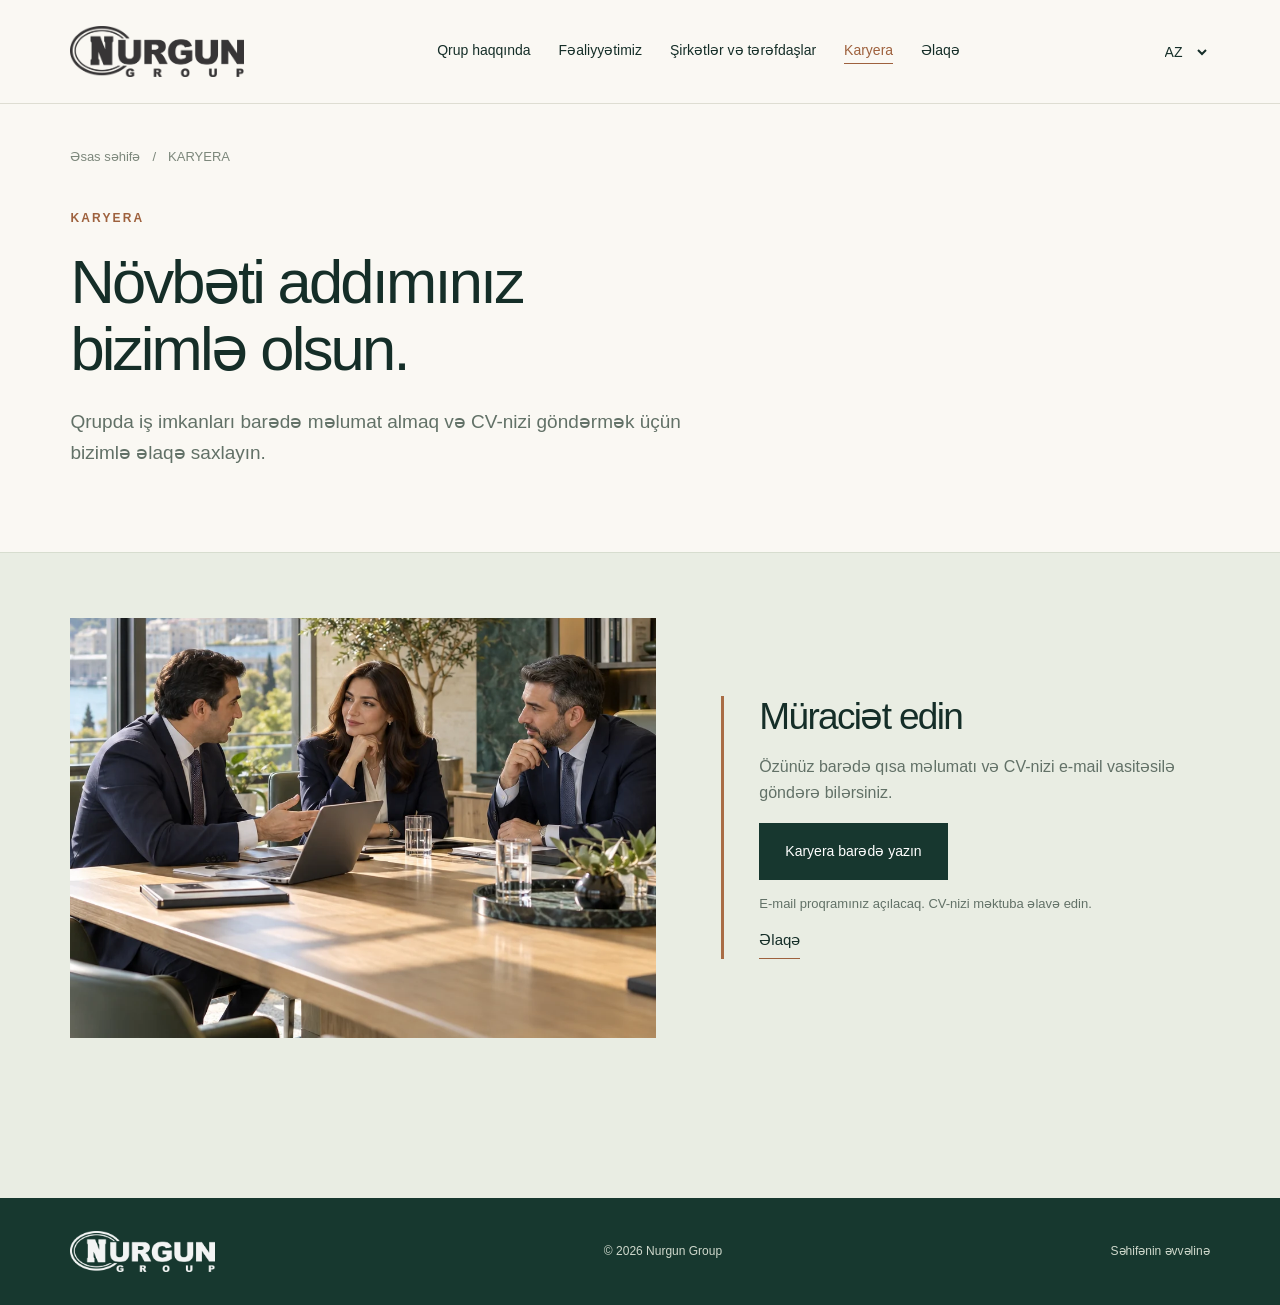
<file: career.html>
<!doctype html>
<html lang="az"><head><meta charset="utf-8"><meta name="viewport" content="width=device-width,initial-scale=1"><meta name="description" content="Nurgün Şirkətlər Qrupu — 1994-cü ildən avtomobil, maliyyə, istehsalat, ticarət və pərakəndə satış sahələrində."><title>Karyera — Nurgun Group</title><link rel="icon" href="data:image/svg+xml,%3Csvg xmlns='http://www.w3.org/2000/svg' viewBox='0 0 32 32'%3E%3Crect width='32' height='32' rx='5' fill='%23132924'/%3E%3Ctext x='7' y='24' fill='%23f5f1e8' font-size='25' font-family='serif'%3EN%3C/text%3E%3C/svg%3E"><link rel="stylesheet" href="style.css"><script src="app.js" defer></script></head>
<body data-page="career"><a href="#main" class="skip" data-i="skip">Məzmuna keç</a><header><a class="brand" href="index.html" aria-label="Nurgun Group"><img src="assets/logo-default.webp" alt="Nurgun Group" width="174" height="50"></a><nav id="nav" aria-label="Əsas naviqasiya"><a href="about.html" data-i="navAbout">Qrup haqqında</a><a href="business.html" data-i="navBusiness">Fəaliyyətimiz</a><a href="companies.html" data-i="navCompanies">Şirkətlər və tərəfdaşlar</a><a href="career.html" data-i="navCareer">Karyera</a><a href="contact.html" data-i="navContact">Əlaqə</a></nav><div class="controls"><select id="language" aria-label="Dil"><option value="az">AZ</option><option value="en">EN</option><option value="ru">RU</option></select><button id="menu" aria-expanded="false" aria-controls="nav" aria-label="Menyunu aç">☰</button></div></header>
<main id="main"><section class="page-heading wrap"><p class="breadcrumb"><a href="index.html" data-i="home">Əsas səhifə</a><span>/</span><span data-i="careerLabel"></span></p><p class="eyebrow" data-i="careerLabel"></p><h1 data-i="careerTitle"></h1><p class="page-intro" data-i="careerText"></p></section><section class="wrap career-page section"><img src="assets/about-11.webp" alt="İş görüşü" width="1296" height="864"><div class="application-panel"><h2 data-i="careerApply">Müraciət edin</h2><p data-i="careerApplyText">Özünüz barədə qısa məlumatı və CV-nizi e-mail vasitəsilə göndərə bilərsiniz.</p><a class="button" href="mailto:info@nurgun.az?subject=Karyera" data-i="careerButton">Karyera barədə yazın</a><p class="small-note" data-i="careerMailNote">E-mail proqramınız açılacaq. CV-nizi məktuba əlavə edin.</p><a class="text-link" href="contact.html" data-i="navContact">Əlaqə</a></div></section></main><footer class="wrap"><a class="brand" href="index.html"><img src="assets/logo-default.webp" alt="Nurgun Group" width="145" height="42" loading="lazy"></a><p>© <span id="year">2026</span> Nurgun Group</p><a href="#main" data-i="top">Səhifənin əvvəlinə</a></footer></body></html>
</file>
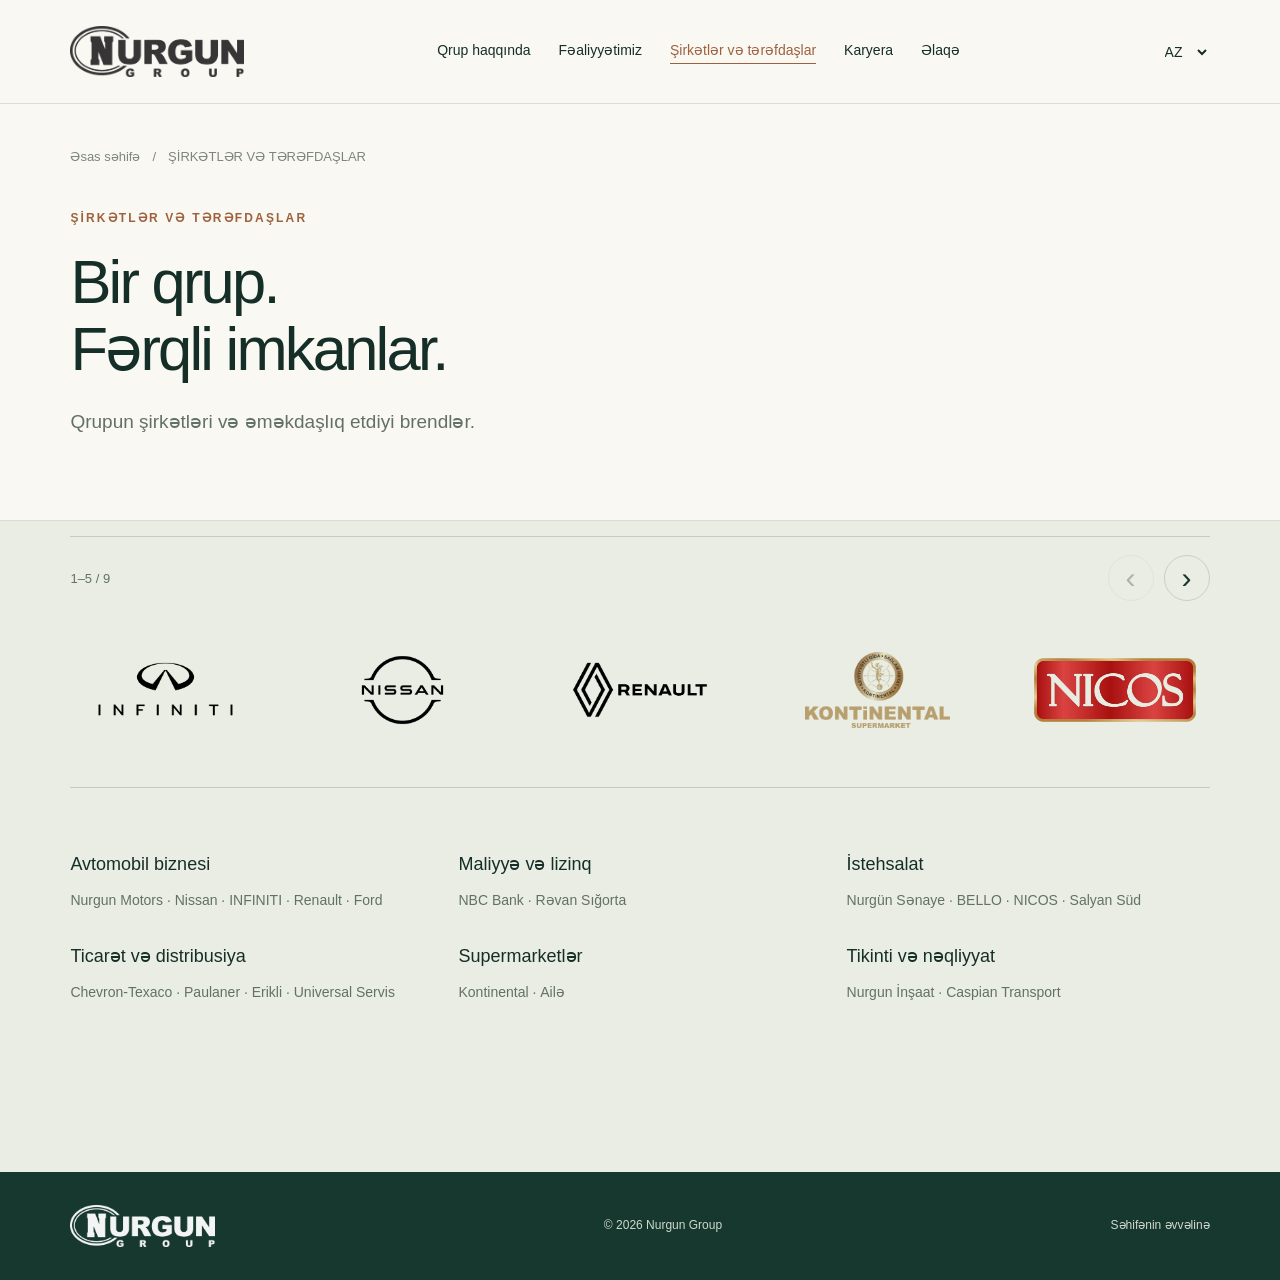
<file: companies.html>
<!doctype html>
<html lang="az"><head><meta charset="utf-8"><meta name="viewport" content="width=device-width,initial-scale=1"><meta name="description" content="Nurgün Şirkətlər Qrupu — 1994-cü ildən avtomobil, maliyyə, istehsalat, ticarət və pərakəndə satış sahələrində."><title>Şirkətlər və tərəfdaşlar — Nurgun Group</title><link rel="icon" href="data:image/svg+xml,%3Csvg xmlns='http://www.w3.org/2000/svg' viewBox='0 0 32 32'%3E%3Crect width='32' height='32' rx='5' fill='%23132924'/%3E%3Ctext x='7' y='24' fill='%23f5f1e8' font-size='25' font-family='serif'%3EN%3C/text%3E%3C/svg%3E"><link rel="stylesheet" href="style.css"><script src="app.js" defer></script></head>
<body data-page="companies"><a href="#main" class="skip" data-i="skip">Məzmuna keç</a><header><a class="brand" href="index.html" aria-label="Nurgun Group"><img src="assets/logo-default.webp" alt="Nurgun Group" width="174" height="50"></a><nav id="nav" aria-label="Əsas naviqasiya"><a href="about.html" data-i="navAbout">Qrup haqqında</a><a href="business.html" data-i="navBusiness">Fəaliyyətimiz</a><a href="companies.html" data-i="navCompanies">Şirkətlər və tərəfdaşlar</a><a href="career.html" data-i="navCareer">Karyera</a><a href="contact.html" data-i="navContact">Əlaqə</a></nav><div class="controls"><select id="language" aria-label="Dil"><option value="az">AZ</option><option value="en">EN</option><option value="ru">RU</option></select><button id="menu" aria-expanded="false" aria-controls="nav" aria-label="Menyunu aç">☰</button></div></header>
<main id="main"><section class="page-heading wrap"><p class="breadcrumb"><a href="index.html" data-i="home">Əsas səhifə</a><span>/</span><span data-i="companiesLabel"></span></p><p class="eyebrow" data-i="companiesLabel"></p><h1 data-i="companiesTitle"></h1><p class="page-intro" data-i="companiesIntro"></p></section><section class="section wrap" id="companies"><div class="section-head"><div><p class="eyebrow" data-i="companiesLabel">ŞİRKƏTLƏR VƏ TƏRƏFDAŞLAR</p><h2 data-i="companiesTitle">Bir qrup.<br>Fərqli imkanlar.</h2></div><p data-i="companiesIntro">Qrupun şirkətləri və əməkdaşlıq etdiyi brendlər.</p></div><div class="carousel partners-carousel" data-carousel="logos"><div class="carousel-toolbar"><span class="carousel-count" id="partnerPosition" aria-live="polite"></span><div class="carousel-buttons"><button type="button" class="carousel-prev" aria-label="Əvvəlki">‹</button><button type="button" class="carousel-next" aria-label="Növbəti">›</button></div></div><div class="logo-grid carousel-track" id="logos" tabindex="0" role="region" aria-label="Şirkətlər və tərəfdaşlar"></div></div><div id="companyDirectory" class="directory"></div></section></main><footer class="wrap"><a class="brand" href="index.html"><img src="assets/logo-default.webp" alt="Nurgun Group" width="145" height="42" loading="lazy"></a><p>© <span id="year">2026</span> Nurgun Group</p><a href="#main" data-i="top">Səhifənin əvvəlinə</a></footer></body></html>
</file>
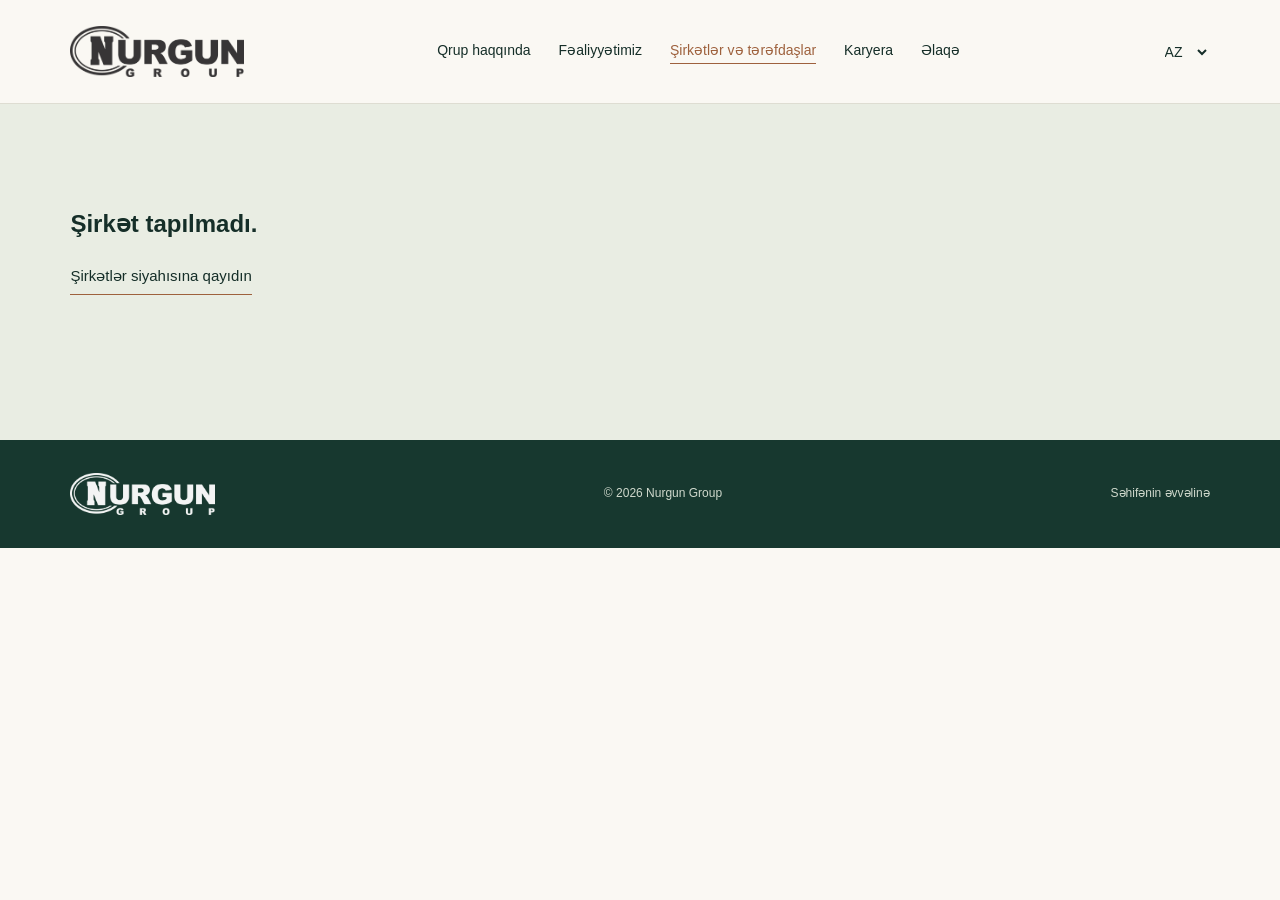
<file: company.html>
<!doctype html>
<html lang="az"><head><meta charset="utf-8"><meta name="viewport" content="width=device-width,initial-scale=1"><meta name="description" content="Nurgün Şirkətlər Qrupu — 1994-cü ildən avtomobil, maliyyə, istehsalat, ticarət və pərakəndə satış sahələrində."><title>Şirkət — Nurgun Group</title><link rel="icon" href="data:image/svg+xml,%3Csvg xmlns='http://www.w3.org/2000/svg' viewBox='0 0 32 32'%3E%3Crect width='32' height='32' rx='5' fill='%23132924'/%3E%3Ctext x='7' y='24' fill='%23f5f1e8' font-size='25' font-family='serif'%3EN%3C/text%3E%3C/svg%3E"><link rel="stylesheet" href="style.css"><script src="app.js" defer></script></head>
<body data-page="company"><a href="#main" class="skip" data-i="skip">Məzmuna keç</a><header><a class="brand" href="index.html" aria-label="Nurgun Group"><img src="assets/logo-default.webp" alt="Nurgun Group" width="174" height="50"></a><nav id="nav" aria-label="Əsas naviqasiya"><a href="about.html" data-i="navAbout">Qrup haqqında</a><a href="business.html" data-i="navBusiness">Fəaliyyətimiz</a><a href="companies.html" data-i="navCompanies">Şirkətlər və tərəfdaşlar</a><a href="career.html" data-i="navCareer">Karyera</a><a href="contact.html" data-i="navContact">Əlaqə</a></nav><div class="controls"><select id="language" aria-label="Dil"><option value="az">AZ</option><option value="en">EN</option><option value="ru">RU</option></select><button id="menu" aria-expanded="false" aria-controls="nav" aria-label="Menyunu aç">☰</button></div></header>
<main id="main"><div id="companyPage"></div></main><footer class="wrap"><a class="brand" href="index.html"><img src="assets/logo-default.webp" alt="Nurgun Group" width="145" height="42" loading="lazy"></a><p>© <span id="year">2026</span> Nurgun Group</p><a href="#main" data-i="top">Səhifənin əvvəlinə</a></footer></body></html>
</file>
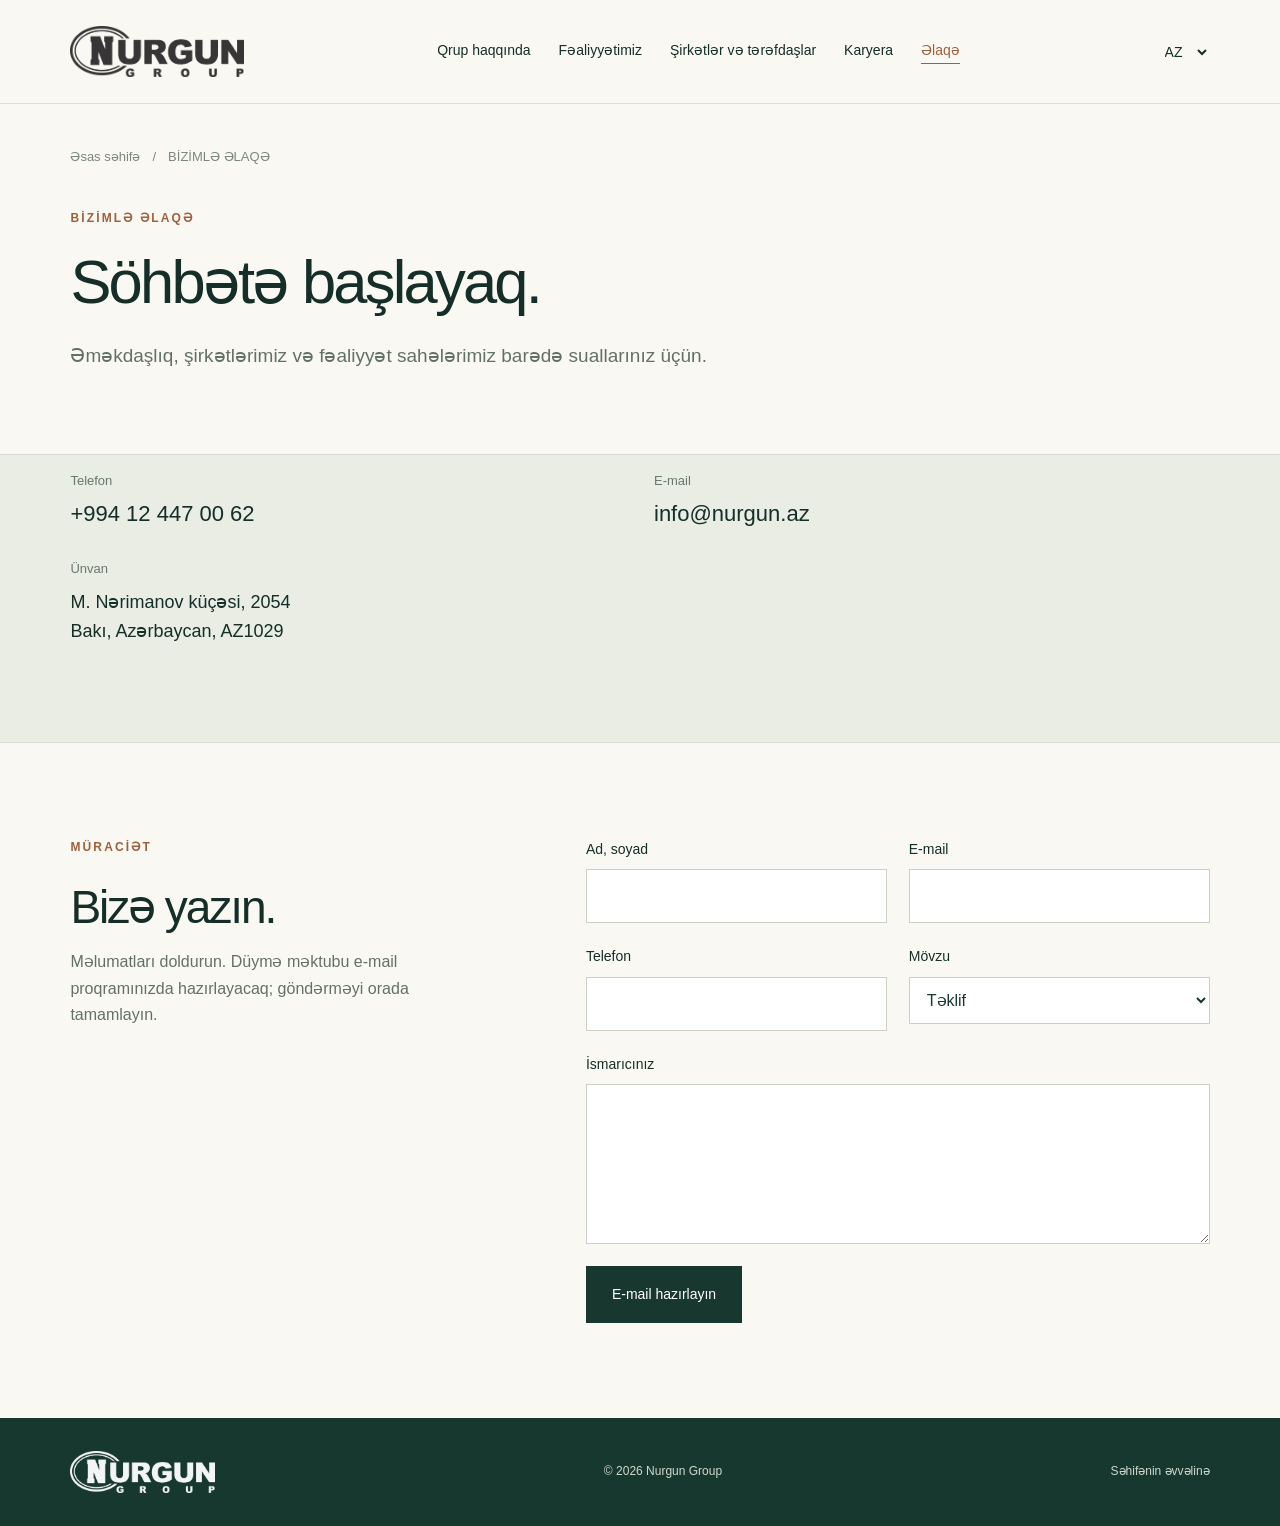
<file: contact.html>
<!doctype html>
<html lang="az"><head><meta charset="utf-8"><meta name="viewport" content="width=device-width,initial-scale=1"><meta name="description" content="Nurgün Şirkətlər Qrupu — 1994-cü ildən avtomobil, maliyyə, istehsalat, ticarət və pərakəndə satış sahələrində."><title>Bizimlə əlaqə — Nurgun Group</title><link rel="icon" href="data:image/svg+xml,%3Csvg xmlns='http://www.w3.org/2000/svg' viewBox='0 0 32 32'%3E%3Crect width='32' height='32' rx='5' fill='%23132924'/%3E%3Ctext x='7' y='24' fill='%23f5f1e8' font-size='25' font-family='serif'%3EN%3C/text%3E%3C/svg%3E"><link rel="stylesheet" href="style.css"><script src="app.js" defer></script></head>
<body data-page="contact"><a href="#main" class="skip" data-i="skip">Məzmuna keç</a><header><a class="brand" href="index.html" aria-label="Nurgun Group"><img src="assets/logo-default.webp" alt="Nurgun Group" width="174" height="50"></a><nav id="nav" aria-label="Əsas naviqasiya"><a href="about.html" data-i="navAbout">Qrup haqqında</a><a href="business.html" data-i="navBusiness">Fəaliyyətimiz</a><a href="companies.html" data-i="navCompanies">Şirkətlər və tərəfdaşlar</a><a href="career.html" data-i="navCareer">Karyera</a><a href="contact.html" data-i="navContact">Əlaqə</a></nav><div class="controls"><select id="language" aria-label="Dil"><option value="az">AZ</option><option value="en">EN</option><option value="ru">RU</option></select><button id="menu" aria-expanded="false" aria-controls="nav" aria-label="Menyunu aç">☰</button></div></header>
<main id="main"><section class="page-heading wrap"><p class="breadcrumb"><a href="index.html" data-i="home">Əsas səhifə</a><span>/</span><span data-i="contactLabel"></span></p><p class="eyebrow" data-i="contactLabel"></p><h1 data-i="contactTitle"></h1><p class="page-intro" data-i="contactText"></p></section><section class="section wrap contact" id="contact"><div><p class="eyebrow" data-i="contactLabel">BİZİMLƏ ƏLAQƏ</p><h2 data-i="contactTitle">Söhbətə başlayaq.</h2><p data-i="contactText">Əməkdaşlıq, şirkətlərimiz və fəaliyyət sahələrimiz barədə suallarınız üçün.</p></div><div class="contact-details"><div><span data-i="phone">Telefon</span><a href="tel:+994124470062">+994 12 447 00 62</a></div><div><span data-i="email">E-mail</span><a href="mailto:info@nurgun.az">info@nurgun.az</a></div><div><span data-i="address">Ünvan</span><p data-i="addressText">M. Nərimanov küçəsi, 2054<br>Bakı, Azərbaycan, AZ1029</p></div></div></section><section class="wrap section message-section"><div><p class="eyebrow" data-i="messageLabel">MÜRACİƏT</p><h2 data-i="messageTitle">Bizə yazın.</h2><p data-i="formNote">Məlumatları doldurun. Düymə məktubu e-mail proqramınızda hazırlayacaq; göndərməyi orada tamamlayın.</p></div><form id="contactForm"><label><span data-i="formName">Ad, soyad</span><input name="name" autocomplete="name" required maxlength="120"></label><label><span data-i="email">E-mail</span><input name="email" type="email" autocomplete="email" required></label><label><span data-i="phone">Telefon</span><input name="phone" type="tel" autocomplete="tel"></label><label><span data-i="formSubject">Mövzu</span><select name="subject"><option data-i="subjectOffer">Təklif</option><option data-i="subjectComplaint">Şikayət</option><option data-i="subjectCareer">Karyera</option><option data-i="subjectOther">Digər</option></select></label><label class="full"><span data-i="formMessage">İsmarıcınız</span><textarea name="message" rows="5" required maxlength="5000"></textarea></label><button type="submit" class="button" data-i="formButton">E-mail hazırlayın</button></form></section></main><footer class="wrap"><a class="brand" href="index.html"><img src="assets/logo-default.webp" alt="Nurgun Group" width="145" height="42" loading="lazy"></a><p>© <span id="year">2026</span> Nurgun Group</p><a href="#main" data-i="top">Səhifənin əvvəlinə</a></footer></body></html>
</file>
<file: style.css>
@font-face{font-family:system-fallback;src:local('Arial')}*{box-sizing:border-box}html{scroll-behavior:smooth;scroll-padding-top:105px}body{margin:0;background:#faf8f3;color:#152e28;font-family:Arial,Helvetica,sans-serif;font-size:16px;line-height:1.65}a{color:inherit;text-decoration:none}button,select{font:inherit}button,a,select{-webkit-tap-highlight-color:transparent}a:focus-visible,button:focus-visible,select:focus-visible{outline:3px solid #a75d38;outline-offset:5px}header{height:104px;display:flex;align-items:center;justify-content:space-between;padding:0 5.5%;gap:24px;border-bottom:1px solid #deddd2;background:#faf8f3;position:sticky;top:0;z-index:10}.brand img{display:block;object-fit:contain;max-width:100%;height:auto}.brand{width:174px;flex-shrink:0}nav{display:flex;gap:28px}nav a{font-size:14px;white-space:nowrap}nav a:hover{color:#a75d38}.controls{display:flex;align-items:center;gap:18px}select{border:0;background:transparent;color:inherit;padding:8px;cursor:pointer;font-size:14px}#menu{display:none;border:0;background:transparent;font-size:24px;color:inherit}.hero{display:grid;grid-template-columns:44% 56%;min-height:600px}.hero-copy{padding:74px 10% 60px 12.5%;background:#eee9de;display:flex;align-items:flex-start;flex-direction:column;justify-content:center}.eyebrow{font-size:12px;font-weight:600;letter-spacing:.18em;color:#9e613d;margin:0 0 24px}.hero h1{font-size:clamp(58px,6.1vw,92px);line-height:1.06;letter-spacing:-.055em;margin:0 0 25px;font-weight:600}.hero-description{font-size:19px;max-width:370px;margin:0 0 30px;line-height:1.55;color:#42534a}.button{display:inline-flex;align-items:center;justify-content:center;background:#17372f;color:#fff;padding:16px 25px;font-size:14px;border:1px solid #17372f;cursor:pointer;transition:background .2s}.button:hover{background:#30564b}.hero-note{font-size:12px;color:#68726a;margin-top:27px;max-width:300px}.hero-images{position:relative;display:grid;grid-template-columns:65% 35%;overflow:hidden}.hero-images img{width:100%;height:100%;object-fit:cover;display:block}.hero-team{object-position:47% center}.hero-side{display:grid;grid-template-rows:1fr 1fr;min-height:0;gap:4px}.hero-side img{min-height:0}.photo-label{position:absolute;bottom:24px;left:24px;background:#f6f2eae6;padding:9px 16px;font-size:12px;letter-spacing:.08em}.wrap{width:89%;max-width:1400px;margin:auto}.facts{display:grid;grid-template-columns:repeat(3,1fr);padding:35px 0;border-bottom:1px solid #dcded3}.facts>div{display:flex;flex-direction:column;align-items:flex-start;padding:0 36px;border-left:1px solid #d4d5c8}.facts>div:first-child{border:0;padding-left:0}.fact-value{font-size:29px;font-weight:600;letter-spacing:-.04em}.facts span:last-child{font-size:14px;color:#6b756d}.section{padding-top:95px;padding-bottom:95px;scroll-margin-top:20px}.section-head{display:flex;justify-content:space-between;align-items:flex-end;margin-bottom:38px;gap:50px}h2{font-size:clamp(36px,3.6vw,54px);line-height:1.12;font-weight:500;letter-spacing:-.045em;margin:0}h3{font-size:23px;line-height:1.3;font-weight:500;margin:0}.section-head>p{max-width:390px;color:#6b756d;font-size:16px;margin:0 0 4px}.business-grid{display:grid;grid-template-columns:repeat(3,1fr);gap:23px}.business-card{padding:0;display:block;text-align:left;border:0;background:transparent;color:inherit;cursor:pointer}.business-card img{width:100%;height:280px;display:block;object-fit:cover;transition:filter .2s}.business-card:hover img{filter:brightness(.88)}.business-card .card-copy{border-bottom:1px solid #d4d5c8;padding:20px 0 25px;min-height:143px}.card-number{color:#a86b47;font-size:12px;letter-spacing:.1em}.business-card p{font-size:14px;color:#69766c;margin:10px 0 0}.business-card:nth-child(4),.business-card:nth-child(5){margin-top:10px}.about{background:#eceee5}.about-grid{display:grid;grid-template-columns:45% 55%;gap:0}.about-grid>div:last-child{padding-left:6%}.date-mark{margin-top:50px;color:#9e613d;font-size:18px;letter-spacing:.12em}.lead{font-size:24px;line-height:1.5;margin-top:0}.about-grid p:not(.eyebrow):not(.lead){color:#637066}.history{margin-top:35px}.history>div{display:grid;grid-template-columns:70px 1fr;border-top:1px solid #ced3c7;padding:15px 0;gap:20px}.history span{font-size:17px;color:#9e613d}.history p{margin:0;font-size:14px}.logo-grid{display:grid;grid-template-columns:repeat(5,1fr);border-top:1px solid #dedfd4;border-left:1px solid #dedfd4}.logo-item{height:125px;display:flex;align-items:center;justify-content:center;border-right:1px solid #dedfd4;border-bottom:1px solid #dedfd4;padding:20px;background:#fff}.logo-item img{max-height:76px;max-width:140px;width:100%;object-fit:contain}.directory{margin-top:40px;display:grid;grid-template-columns:repeat(3,1fr);gap:25px}.directory h3{font-size:18px;margin-bottom:10px}.directory p{font-size:14px;color:#627167;margin:0;line-height:1.9}.career{background:#17382f;color:#f8f5ec;padding:50px 55px;display:flex;align-items:center;justify-content:space-between;gap:40px}.career .eyebrow{color:#d5ac83}.career p:not(.eyebrow){max-width:540px;color:#d4ddd3;font-size:16px}.career h2{font-size:42px}.light{background:#f5f1e8;color:#17372f;border-color:#f5f1e8;white-space:nowrap}.light:hover{background:#e1d7c5}.contact{display:grid;grid-template-columns:1fr 1fr;gap:80px}.contact>div>p:not(.eyebrow){max-width:390px;color:#637066}.contact-details{display:grid;grid-template-columns:1fr 1fr;gap:28px}.contact-details>div:last-child{grid-column:1/-1}.contact-details span{display:block;color:#69786c;font-size:13px;margin-bottom:8px}.contact-details a{font-size:22px;line-height:1.4;overflow-wrap:anywhere}.contact-details p{margin:0;font-size:18px}footer{display:flex;justify-content:space-between;align-items:center;border-top:1px solid #d4d7cc;padding:30px 0;gap:30px}footer .brand{width:145px}footer p,footer>a:last-child{font-size:12px;color:#69786c}.skip{position:fixed;top:-100px;left:10px;z-index:30;background:#fff;padding:10px}.skip:focus{top:10px}dialog{border:0;padding:50px;width:min(650px,90%);background:#faf8f3;color:#152e28;max-height:85vh;overflow:auto}dialog::backdrop{background:#132920a6;backdrop-filter:blur(3px)}dialog h2{font-size:38px}.close{position:absolute;right:17px;top:10px;background:transparent;border:0;font-size:30px;color:inherit;cursor:pointer}.detail-names{padding:20px 0 30px;font-size:18px;color:#536c5d}dialog .button{font-size:14px}
@media(min-width:1600px){.hero{min-height:700px}}@media(max-width:1100px){header{padding:0 4%;height:90px;gap:15px}nav{gap:14px}nav a{font-size:12px}.brand{width:150px}.hero{min-height:540px}.hero-copy{padding:55px 8%}.hero h1{font-size:65px}.hero-description{font-size:17px}.hero-images{grid-template-columns:65% 35%}.business-card img{height:220px}.contact{gap:35px}.contact-details a{font-size:19px}}@media(max-width:800px){header{height:80px;padding:0 6%}.brand{width:145px}#menu{display:block}nav{display:none;position:absolute;top:80px;left:0;width:100%;padding:25px 6%;background:#faf8f3;border-bottom:1px solid #d4d7cc;flex-direction:column;gap:18px}nav.open{display:flex}nav a{font-size:16px}.hero{grid-template-columns:1fr}.hero-copy{padding:48px 6%;min-height:420px}.hero h1{font-size:62px}.hero-images{height:380px;grid-template-columns:65% 35%}.hero-description{max-width:430px}.wrap{width:88%}.facts{padding:25px 0}.facts>div{padding:0 18px}.fact-value{font-size:22px}.facts span:last-child{font-size:12px}.section{padding-top:65px;padding-bottom:65px}.section-head{display:block}.section-head>p{margin-top:20px;max-width:100%}.business-grid{grid-template-columns:repeat(2,1fr);gap:20px}.business-card img{height:240px}.business-card:nth-child(4),.business-card:nth-child(5){margin:0}.about-grid{grid-template-columns:1fr;gap:35px}.about-grid>div:last-child{padding:0}.date-mark{margin-top:25px}.logo-grid{grid-template-columns:repeat(3,1fr)}.directory{grid-template-columns:repeat(2,1fr)}.career{display:block;padding:40px 30px}.career h2{font-size:38px}.career .button{margin-top:18px}.contact{grid-template-columns:1fr;gap:30px}}@media(max-width:480px){.hero-copy{min-height:440px}.hero h1{font-size:58px}.hero-images{height:320px}.facts{gap:18px;grid-template-columns:1fr}.facts>div{border:0;padding:0;flex-direction:row;align-items:baseline;gap:20px}.fact-value{min-width:135px;font-size:22px}.business-grid{grid-template-columns:1fr}.business-card img{height:265px}.business-card .card-copy{min-height:0}.logo-grid{grid-template-columns:repeat(2,1fr)}.logo-item{height:105px}.logo-item img{max-width:120px;max-height:60px}.directory{grid-template-columns:1fr;gap:25px}.contact-details{grid-template-columns:1fr}.contact-details>div:last-child{grid-column:auto}footer{flex-wrap:wrap;gap:12px}footer p{margin:0}footer>a:last-child{width:100%}dialog{padding:40px 25px}dialog h2{font-size:30px}.eyebrow{letter-spacing:.13em}}@media(prefers-reduced-motion:reduce){html{scroll-behavior:auto}*{transition:none!important}}

/* Single-row carousels */
.carousel-toolbar{display:flex;align-items:center;justify-content:space-between;margin-bottom:18px;min-height:46px;gap:20px}.carousel-count{font-size:13px;color:#627167;font-variant-numeric:tabular-nums}.carousel-buttons{display:flex;gap:10px}.carousel-buttons button{width:46px;height:46px;border:1px solid #c8d0c4;border-radius:50%;background:transparent;color:#17372f;font-size:30px;line-height:1;cursor:pointer;display:grid;place-items:center}.carousel-buttons button:hover:not(:disabled){background:#17372f;color:#fff}.carousel-buttons button:disabled{opacity:.3;cursor:default}.carousel-track{overflow-x:auto;scroll-snap-type:x mandatory;overscroll-behavior-x:contain;scrollbar-width:none;scroll-behavior:smooth}.carousel-track::-webkit-scrollbar{display:none}.business-grid.carousel-track{display:flex;gap:28px;padding-bottom:2px}.business-card{flex:0 0 calc((100% - 56px)/3);min-width:0;scroll-snap-align:start}.business-card:nth-child(4),.business-card:nth-child(5){margin-top:0}.logo-grid.carousel-track{display:flex;align-items:center;gap:48px;border:0;padding:24px 0 32px}.logo-item{flex:0 0 calc((100% - 192px)/5);height:130px;border:0;background:transparent;padding:14px;scroll-snap-align:start}.logo-item img{max-width:170px;max-height:85px;mix-blend-mode:multiply;object-fit:contain}.partners-carousel{border-top:1px solid #d4d7cc;border-bottom:1px solid #d4d7cc;padding-top:18px}.partners-carousel .carousel-toolbar{margin-bottom:0}.carousel-track:focus-visible{outline:2px solid #9e613d;outline-offset:6px}
@media(max-width:1000px){.logo-grid.carousel-track{gap:36px}.logo-item{flex-basis:calc((100% - 108px)/4)}}
@media(max-width:800px){.business-grid.carousel-track{gap:22px}.business-card{flex-basis:calc((100% - 22px)/2)}.logo-grid.carousel-track{gap:30px}.logo-item{flex-basis:calc((100% - 60px)/3);padding:10px}.logo-item img{max-width:150px}}
@media(max-width:480px){.business-grid.carousel-track{gap:18px}.business-card{flex-basis:88%}.logo-grid.carousel-track{gap:26px}.logo-item{flex-basis:calc((100% - 26px)/2);height:105px}.logo-item img{max-width:130px;max-height:75px}.carousel-toolbar{margin-bottom:15px}.carousel-buttons button{width:42px;height:42px}}
@media(prefers-reduced-motion:reduce){.carousel-track{scroll-behavior:auto}}

.page-heading{padding-top:45px;padding-bottom:60px}.page-heading h1{font-size:clamp(42px,4.8vw,72px);font-weight:500;line-height:1.08;letter-spacing:-.045em;margin:0}.page-intro{max-width:650px;font-size:19px;color:#627167;margin-top:24px}.breadcrumb{display:flex;gap:12px;align-items:center;font-size:13px;color:#7c877b;margin:0 0 42px;flex-wrap:wrap}.breadcrumb a:hover{text-decoration:underline}body:not([data-page]) nav a.active{color:#9e613d}nav a.active{color:#9e613d;border-bottom:1px solid #9e613d}body[data-page="business"] #business,body[data-page="companies"] #companies,body[data-page="contact"] #contact{padding-top:15px}body[data-page="business"] #business>.section-head,body[data-page="companies"] #companies>.section-head,body[data-page="contact"] #contact>div:first-child{display:none}body[data-page="contact"] #contact{grid-template-columns:1fr}.section-link{margin-top:30px}.text-link{display:inline-block;font-size:15px;border-bottom:1px solid #9e613d;padding-bottom:5px}.directory a{display:inline-block;margin-bottom:7px}.directory a:hover{color:#9e613d;text-decoration:underline}.award-grid{display:grid;grid-template-columns:repeat(4,1fr);gap:30px}.award-grid article{border-top:1px solid #cbd2c5;padding-top:25px}.award-grid span{color:#9e613d;font-size:14px}.award-grid h3{font-size:20px;margin-top:16px}.award-grid p{color:#627167;font-size:15px}.career-page{display:grid;grid-template-columns:1.2fr 1fr;gap:65px;padding-top:0;align-items:center}.career-page>img{width:100%;height:420px;object-fit:cover}.application-panel h2{font-size:37px}.application-panel p{color:#627167}.small-note{font-size:13px}.message-section{display:grid;grid-template-columns:1fr 1.4fr;gap:70px;border-top:1px solid #d4d7cc}.message-section>div>p:not(.eyebrow){max-width:380px;color:#627167}form{display:grid;grid-template-columns:1fr 1fr;gap:22px}form label{display:flex;flex-direction:column;gap:8px;font-size:14px}form input,form textarea,form select{width:100%;padding:13px;border:1px solid #cbd2c5;background:#fff;color:#17372f;font:inherit;font-size:16px;border-radius:0}form .full{grid-column:1/-1}form .button{justify-self:start}.detail-page{display:grid;grid-template-columns:1fr 1fr;gap:65px;align-items:start}.detail-page>img{width:100%;height:450px;object-fit:cover}.detail-page .lead{margin-top:0}.entity-links{display:flex;flex-wrap:wrap;gap:12px;margin:30px 0}.entity-links a{border:1px solid #cbd2c5;padding:10px 15px;font-size:15px}.entity-links a:hover{background:#e8ede2}.related-links{display:flex;justify-content:space-between;gap:20px;border-top:1px solid #d4d7cc;padding-top:30px;margin-top:25px}.company-logo{background:transparent;display:flex;align-items:center;justify-content:center;height:300px;border:1px solid #d4d7cc}.company-logo img{max-width:65%;max-height:140px;mix-blend-mode:multiply;object-fit:contain}.not-found{padding:80px 0}.company-meta{font-size:14px;color:#9e613d;margin-bottom:20px}
@media(max-width:800px){.award-grid{grid-template-columns:repeat(2,1fr)}.career-page,.detail-page,.message-section{grid-template-columns:1fr;gap:35px}.career-page>img,.detail-page>img{height:330px}.page-heading{padding-top:30px;padding-bottom:40px}.breadcrumb{margin-bottom:30px}.message-section{padding-top:50px}.related-links{flex-wrap:wrap}.contact-details{grid-template-columns:1fr 1fr}}@media(max-width:480px){.award-grid,form,.contact-details{grid-template-columns:1fr}form .full{grid-column:auto}.page-intro{font-size:17px}.company-logo{height:220px}}
/* Shared corporate bands on every internal page. */
body[data-page] main{background:#e9ede3;padding-bottom:65px}
body[data-page] .page-heading{width:100%;max-width:none;margin:0;background:#faf8f3;padding:42px max(5.5%,calc((100% - 1400px)/2)) 64px;border-bottom:1px solid #d7ddcf}
body[data-page] .page-heading h1{max-width:1000px}
body[data-page] .page-heading .eyebrow{margin-bottom:20px}
body[data-page] .page-heading+.section,body[data-page] .page-heading+section{padding-top:65px}
body[data-page] .about{background:#e9ede3}
body[data-page] .about+.section{background:#faf8f3;width:100%;max-width:none;padding-left:max(5.5%,calc((100% - 1400px)/2));padding-right:max(5.5%,calc((100% - 1400px)/2));border-top:1px solid #d7ddcf}
body[data-page="about"] main{padding-bottom:0}
body[data-page] .partners-carousel{border-color:#c3ccbc}
body[data-page] .directory{padding-top:25px}
body[data-page] .application-panel{border-left:3px solid #a96c45;padding-left:35px}
body[data-page] .message-section{background:#faf8f3;width:100%;max-width:none;padding-left:max(5.5%,calc((100% - 1400px)/2));padding-right:max(5.5%,calc((100% - 1400px)/2));border-top:1px solid #d7ddcf}
body[data-page="contact"] main{padding-bottom:0}
body[data-page] .company-logo{background:#e9ede3;border-color:#c4cdbd}
body[data-page] .related-links{padding-bottom:10px}
footer.wrap{width:100%;max-width:none;background:#17382f;border:0;color:#f7f4eb;padding:32px max(5.5%,calc((100% - 1400px)/2));margin:0}
footer .brand img{filter:brightness(0) invert(1);opacity:.95}
footer p,footer>a:last-child{color:#d0d9cd}
@media(max-width:800px){body[data-page] main{padding-bottom:45px}body[data-page] .page-heading{padding:30px 6% 45px}body[data-page] .page-heading+.section,body[data-page] .page-heading+section{padding-top:45px}body[data-page] .about+.section,body[data-page] .message-section,footer.wrap{padding-left:6%;padding-right:6%}body[data-page] .application-panel{padding-left:25px}}
</file>
